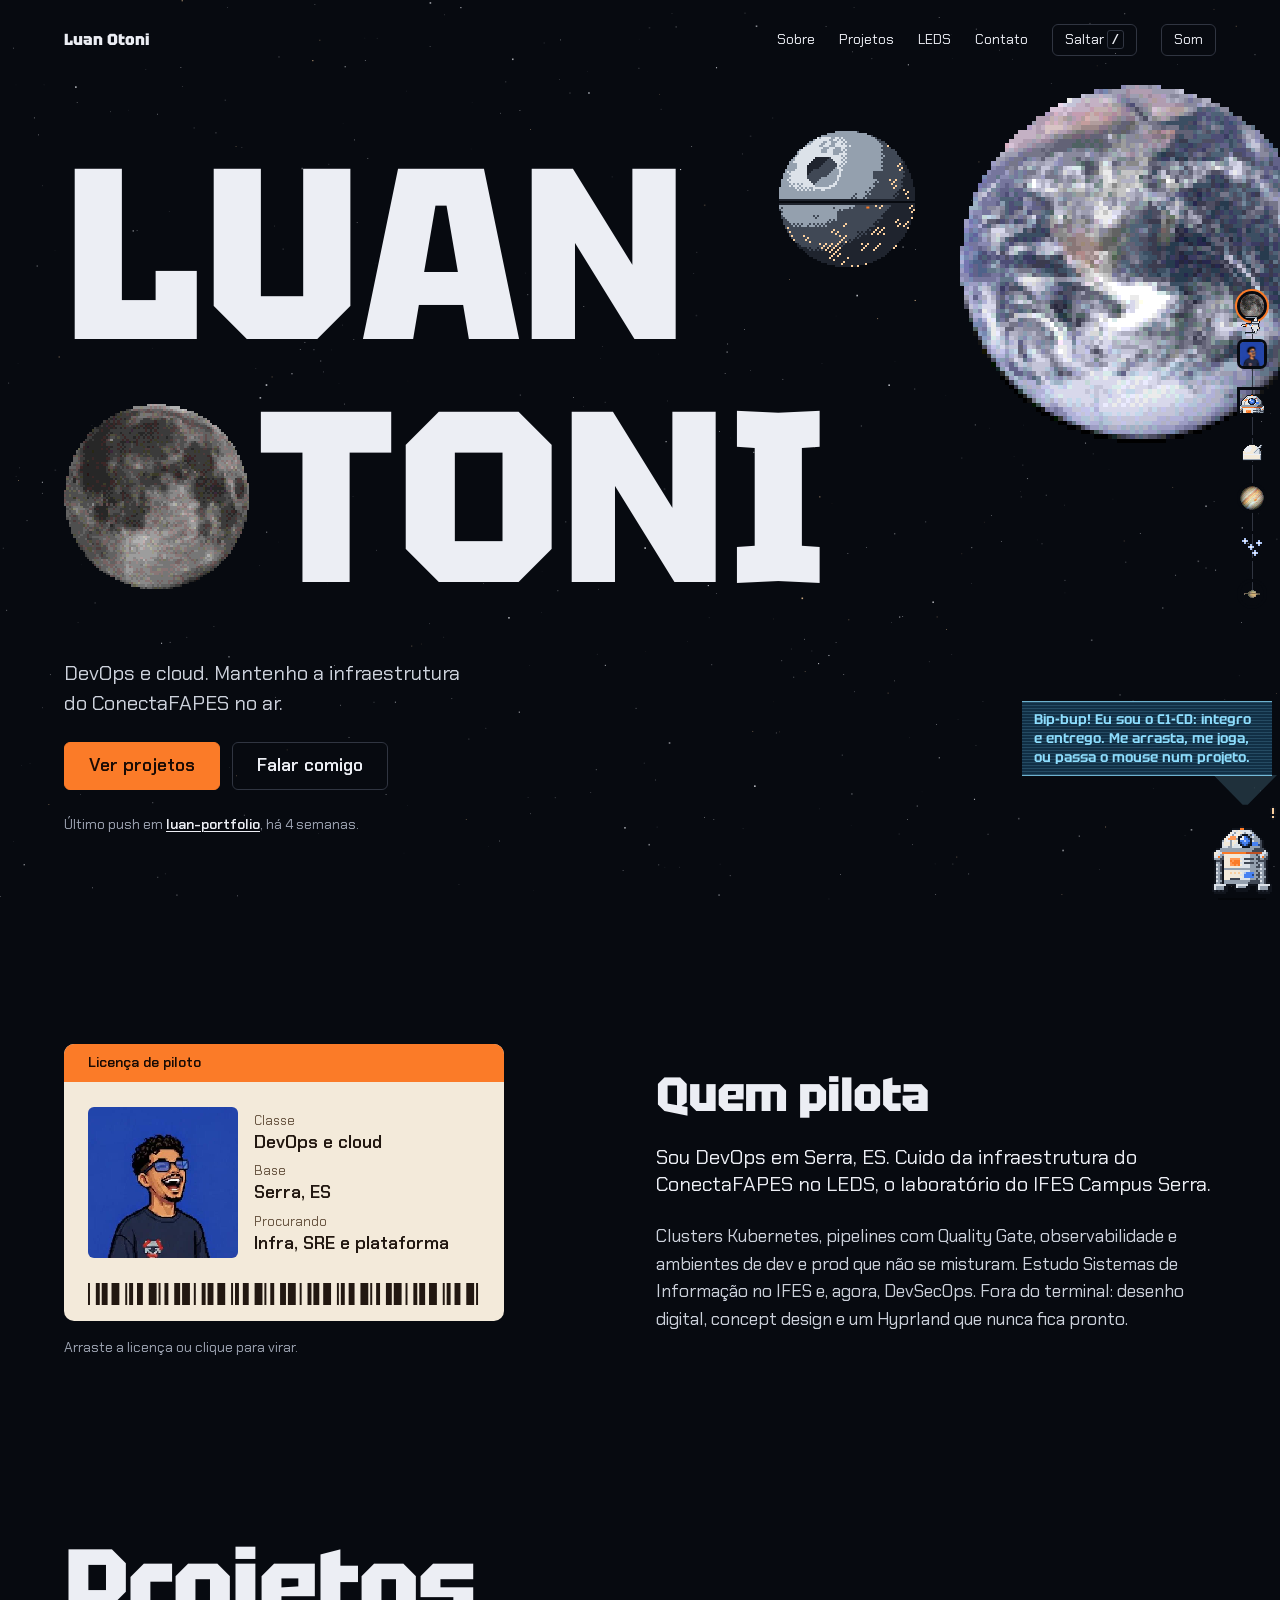
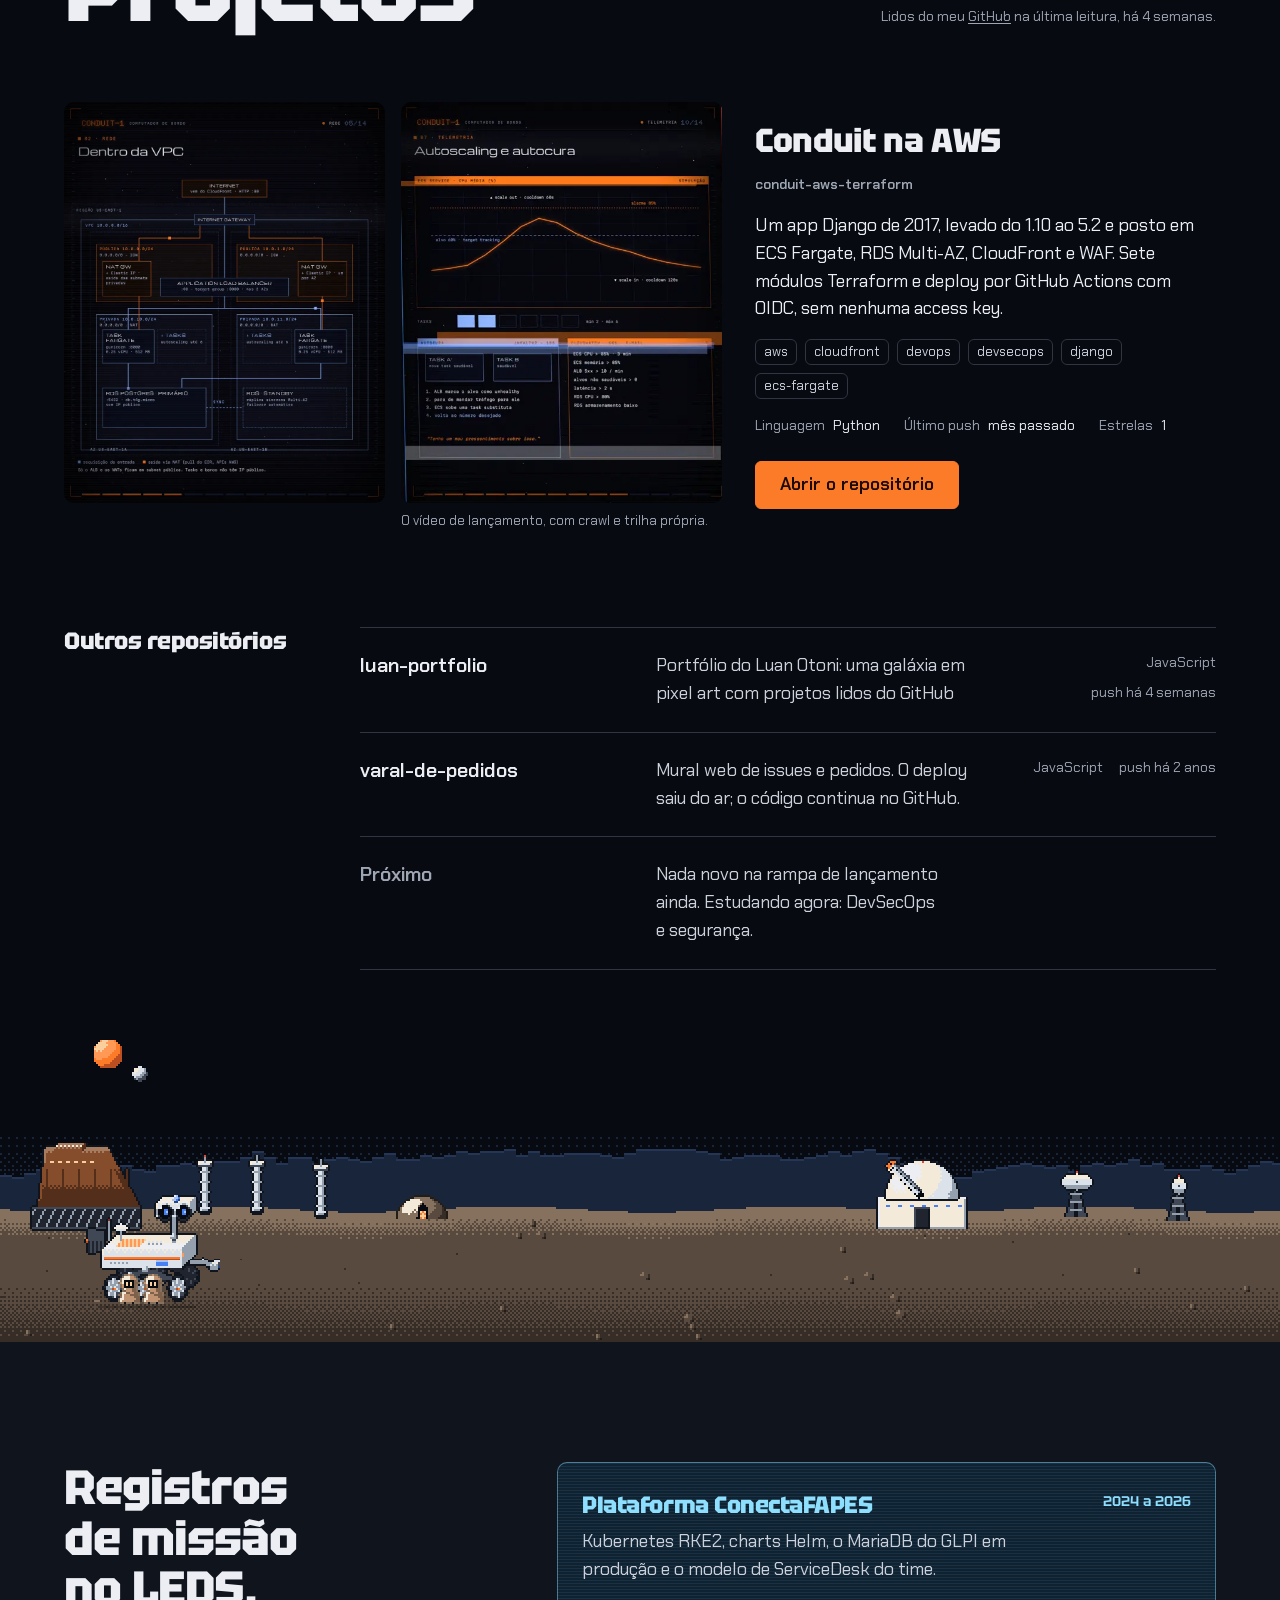
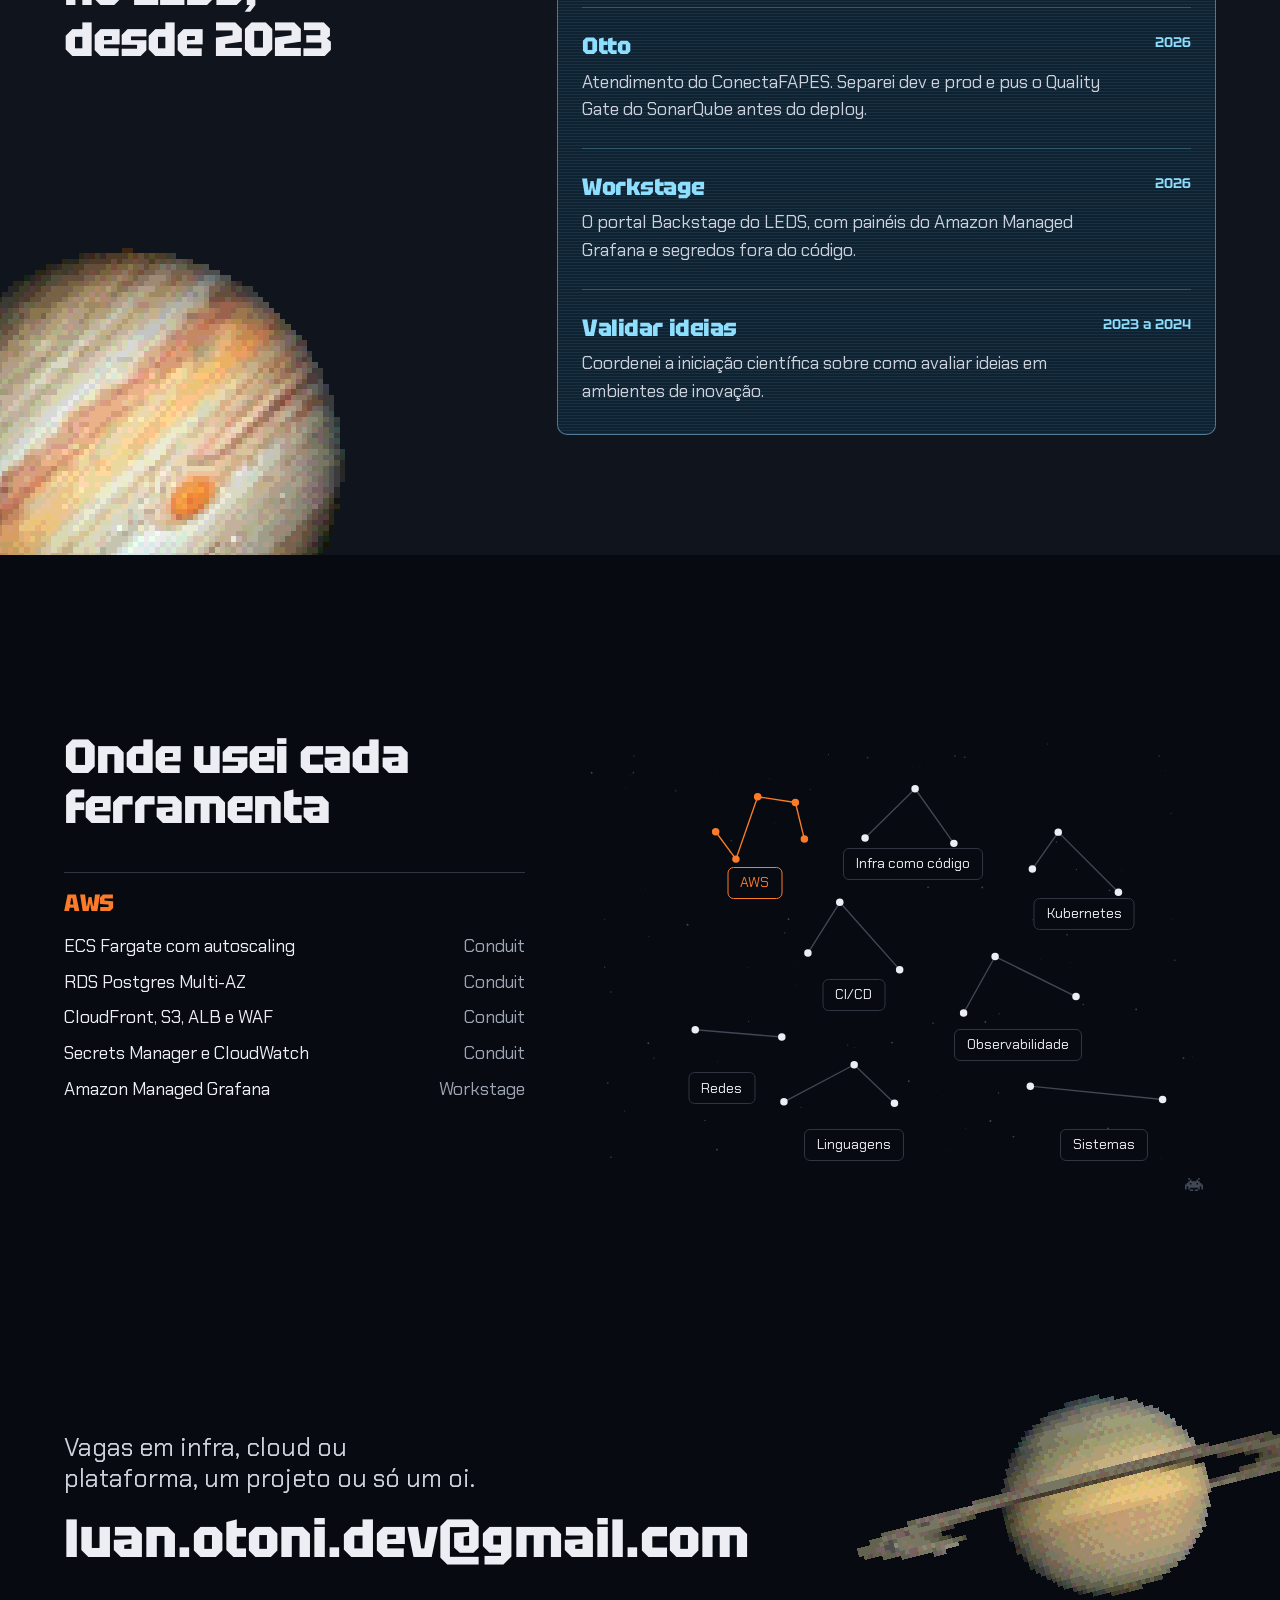
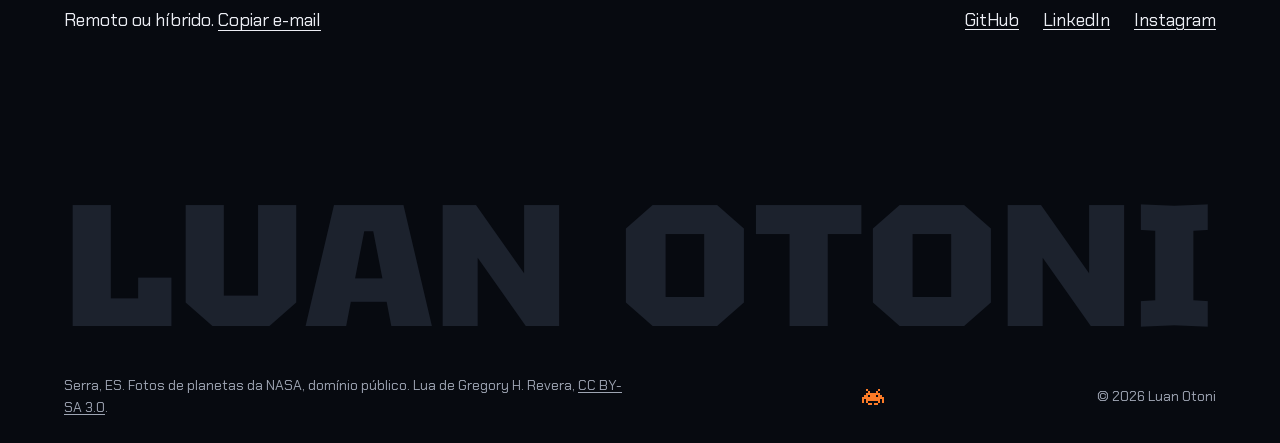
<file: index.html>
<!doctype html>
<html lang="pt-BR">
<head>
  <meta charset="utf-8">
  <meta name="viewport" content="width=device-width, initial-scale=1">
  <title>Luan Otoni, DevOps e cloud</title>
  <meta name="description" content="Portfólio de Luan Otoni: DevOps e infraestrutura cloud em Serra, ES. Projetos lidos ao vivo do GitHub, trabalho no LEDS e contato.">
  <meta name="theme-color" content="#0b0d13">
  <meta property="og:title" content="Luan Otoni, DevOps e cloud">
  <meta property="og:description" content="Kubernetes no LEDS, Terraform na AWS e projetos lidos direto do GitHub.">
  <meta property="og:image" content="assets/web/moon-disc.webp">
  <link rel="icon" href="assets/web/moon-disc.webp" type="image/webp">
  <link rel="preload" href="assets/fonts/tektur-400-900.woff2" as="font" type="font/woff2" crossorigin>
  <link rel="preload" href="assets/fonts/chakra-petch-400.woff2" as="font" type="font/woff2" crossorigin>
  <link rel="stylesheet" href="css/site.css">
  <script>document.documentElement.classList.add('js')</script>
</head>
<body>
  <svg width="0" height="0" style="position:absolute" aria-hidden="true" focusable="false"><defs>
    <symbol id="ship" viewBox="-34 -15 66 30">
      <path class="ship-flame" d="M-21 -1.4 L-33 0 L-21 1.4 Z"/>
      <path class="hull-m" d="M3 -3 L-11 -14 L-16 -13 L-10 -2.5 Z M3 3 L-11 14 L-16 13 L-10 2.5 Z"/>
      <path class="hull-l" d="M30 0 L6 -4.2 L-17 -3.4 L-21 0 L-17 3.4 L6 4.2 Z"/>
      <path class="hull-d" d="M30 0 L6 1.2 L-17 1.4 L-21 0 L-17 3.4 L6 4.2 Z"/>
      <path class="ship-stripe" d="M-15 -0.5 H18 V0.5 H-15 Z"/>
      <ellipse class="glass" cx="11" cy="0" rx="5" ry="1.9"/>
    </symbol>
    <symbol id="invader" viewBox="0 0 11 8"><path fill="currentColor" d="M2 0h1v1h-1zM8 0h1v1h-1zM3 1h1v1h-1zM7 1h1v1h-1zM2 2h7v1h-7zM1 3h2v1h-2zM4 3h3v1h-3zM8 3h2v1h-2zM0 4h11v1h-11zM0 5h1v1h-1zM2 5h7v1h-7zM10 5h1v1h-1zM0 6h1v1h-1zM2 6h1v1h-1zM8 6h1v1h-1zM10 6h1v1h-1zM3 7h2v1h-2zM6 7h2v1h-2z"/></symbol>
  </defs></svg>
  <a class="skip" href="#conteudo">Pular para o conteúdo</a>
  <canvas class="sky" id="sky" aria-hidden="true"></canvas>

  <nav class="route" id="route" aria-label="Rota da página">
    <ol>
      <li><a href="#topo" data-warp><img src="assets/web/moon-disc.webp" width="600" height="599" alt=""><span>Início</span></a></li>
      <li><a href="#sobre" data-warp><img src="assets/web/luan-avatar.webp" width="396" height="396" alt=""><span>Sobre</span></a></li>
      <li><a href="#projetos" data-warp><canvas class="route-ic" data-ic="droid" aria-hidden="true"></canvas><span>Projetos</span></a></li>
      <li><a href="#observatorio" data-warp><canvas class="route-ic" data-ic="scope" aria-hidden="true"></canvas><span>Observatório</span></a></li>
      <li><a href="#leds" data-warp><img src="assets/web/jupiter.webp" width="640" height="640" alt=""><span>LEDS</span></a></li>
      <li><a href="#ferramentas" data-warp><canvas class="route-ic" data-ic="stars" aria-hidden="true"></canvas><span>Ferramentas</span></a></li>
      <li><a href="#contato" data-warp><img class="saturn" src="assets/web/saturn.webp" width="1400" height="678" alt=""><span>Contato</span></a></li>
    </ol>
    <canvas class="route-ship" id="route-ship" aria-hidden="true"></canvas>
  </nav>

  <header class="hero" id="topo">
    <nav class="bar container" aria-label="Principal">
      <a class="mark" href="#topo" data-warp>Luan Otoni</a>
      <ul>
        <li><a href="#sobre" data-warp>Sobre</a></li>
        <li><a href="#projetos" data-warp>Projetos</a></li>
        <li><a href="#leds" data-warp>LEDS</a></li>
        <li><a href="#contato" data-warp>Contato</a></li>
        <li><button type="button" class="sfx" id="navi-open" aria-haspopup="dialog">Saltar <kbd>/</kbd></button></li>
        <li><button type="button" class="sfx" id="sfx" aria-pressed="false">Som</button></li>
      </ul>
    </nav>

    <img class="planet p-hero" src="assets/web/earth.webp" width="640" height="640" alt="" aria-hidden="true" data-depth="0.18">

    <div class="hero-in container">
      <h1 class="name">
        <span class="visually-hidden">Luan Otoni</span>
        <span class="row" aria-hidden="true"><span class="paint" style="--i:0">Luan</span></span>
        <span class="row" aria-hidden="true"><img class="moon" id="moon" src="assets/web/moon-disc.webp" width="600" height="599" alt="" fetchpriority="high"><span class="paint" style="--i:1">toni</span></span>
      </h1>
      <div class="hero-foot">
        <p class="lead">DevOps e cloud. Mantenho a infraestrutura do ConectaFAPES no ar.</p>
        <div class="actions">
          <a class="button" href="#projetos" data-warp>Ver projetos</a>
          <a class="button quiet" href="#contato" data-warp>Falar comigo</a>
        </div>
        <p class="pulse" id="pulse" role="status">Último push em <a href="https://github.com/luanotoni/luan-portfolio" target="_blank" rel="noopener">luan-portfolio</a>, 2026-11-06.</p>
      </div>
    </div>

  </header>

  <main id="conteudo">
    <section class="about" id="sobre" aria-labelledby="sobre-h">
      <div class="container about-in">
        <div class="license-wrap">
          <div class="license" id="license" tabindex="0" role="button" aria-pressed="false" aria-label="Licença de piloto. Arraste ou clique para virar">
            <div class="face front">
              <p class="lic-top">Licença de piloto</p>
              <div class="lic-body">
                <img src="assets/web/luan-avatar.webp" width="396" height="396" alt="Retrato do Luan em pixel art, de óculos azuis, rindo" loading="lazy">
                <dl>
                  <div><dt>Classe</dt><dd>DevOps e cloud</dd></div>
                  <div><dt>Base</dt><dd>Serra, ES</dd></div>
                  <div><dt>Procurando</dt><dd>Infra, SRE e plataforma</dd></div>
                </dl>
              </div>
              <svg class="lic-code" viewBox="0 0 200 24" preserveAspectRatio="none" aria-hidden="true"><g id="barcode"></g></svg>
            </div>
            <div class="face back">
              <p class="lic-top">Verso</p>
              <dl class="lic-back">
                <div><dt>Formação</dt><dd>Técnico em Informática para Internet, IFES. Sistemas de Informação, IFES, desde 2025.</dd></div>
                <div><dt>Estudando</dt><dd>DevSecOps e segurança.</dd></div>
              </dl>
            </div>
          </div>
          <p class="hint">Arraste a licença ou clique para virar.</p>
        </div>
        <div class="about-text">
          <h2 id="sobre-h">Quem pilota</h2>
          <p class="statement">Sou DevOps em Serra, ES. Cuido da infraestrutura do ConectaFAPES no LEDS, o laboratório do IFES Campus Serra.</p>
          <p>Clusters Kubernetes, pipelines com Quality Gate, observabilidade e ambientes de dev e prod que não se misturam. Estudo Sistemas de Informação no IFES e, agora, DevSecOps. Fora do terminal: desenho digital, concept design e um Hyprland que nunca fica pronto.</p>
        </div>
      </div>
    </section>

    <section class="projects" id="projetos" aria-labelledby="projetos-h">
      <div class="container">
        <div class="sec-head">
          <h2 id="projetos-h">Projetos</h2>
          <p class="source">Lidos do meu <a href="https://github.com/luanotoni" target="_blank" rel="noopener">GitHub</a> <span id="gh-when">a cada visita</span>.</p>
        </div>
        <div id="repos" aria-live="polite">
          <ol class="repo-list">
          <li class="repo"><h3><a href="https://github.com/luanotoni/luan-portfolio" target="_blank" rel="noopener">luan-portfolio</a></h3><p>Portfólio do Luan Otoni: uma galáxia em pixel art com projetos lidos do GitHub</p><p class="repo-meta"><span>JavaScript</span><span>push em 2026-11-06</span></p></li>
          <li class="repo"><h3><a href="https://github.com/luanotoni/conduit-aws-terraform" target="_blank" rel="noopener">conduit-aws-terraform</a></h3><p>Legacy 2017 Django app modernized and deployed on AWS with Terraform: ECS Fargate, RDS, CloudFront, WAF, OIDC CI/CD, Trivy gates, OpenTelemetry tracing and a tested SLO alarm</p><p class="repo-meta"><span>Python</span><span>push em 2026-10-30</span></p></li>
          <li class="repo"><h3><a href="https://github.com/luanotoni/varal-de-pedidos" target="_blank" rel="noopener">varal-de-pedidos</a></h3><p>Projeto do Varal de Issues e Pedidos Web.</p><p class="repo-meta"><span>JavaScript</span><span>push em 2025-04-07</span></p></li>
          </ol>
        </div>
      </div>
      <div class="obs" id="observatorio" role="group" aria-label="Observatório: clique no telescópio, nas antenas ou no chão">
        <canvas id="obs-canvas" aria-hidden="true"></canvas>
        <p class="bot-say rover-say" id="rover-say" role="status"></p>
        <p class="bot-say obs-say" id="obs-say" role="status"></p>
        <button type="button" class="rover-hit" id="rover-hit" aria-label="Rover. Clique para ele fazer uma varredura"></button>
        <button type="button" class="scope-hit" id="scope-hit" aria-label="Telescópio. Clique para olhar pela ocular"></button>
      </div>
    </section>

    <section class="work" id="leds" aria-labelledby="leds-h">
      <img class="planet p-leds" src="assets/web/jupiter.webp" width="640" height="640" alt="" aria-hidden="true" loading="lazy" data-depth="0.12">
      <div class="container work-in">
        <h2 id="leds-h">Registros de missão no LEDS, desde 2023</h2>
        <ol class="work-list log">
          <li>
            <h3>Plataforma ConectaFAPES</h3>
            <p>Kubernetes RKE2, charts Helm, o MariaDB do GLPI em produção e o modelo de ServiceDesk do time.</p>
            <p class="when">2024 a 2026</p>
          </li>
          <li>
            <h3>Otto</h3>
            <p>Atendimento do ConectaFAPES. Separei dev e prod e pus o Quality Gate do SonarQube antes do deploy.</p>
            <p class="when">2026</p>
          </li>
          <li>
            <h3>Workstage</h3>
            <p>O portal Backstage do LEDS, com painéis do Amazon Managed Grafana e segredos fora do código.</p>
            <p class="when">2026</p>
          </li>
          <li>
            <h3>Validar ideias</h3>
            <p>Coordenei a iniciação científica sobre como avaliar ideias em ambientes de inovação.</p>
            <p class="when">2023 a 2024</p>
          </li>
        </ol>
      </div>
    </section>

    <section class="tools" id="ferramentas" aria-labelledby="tools-h">
      <div class="container tools-in">
        <div class="tools-text">
          <h2 id="tools-h">Onde usei cada ferramenta</h2>
          <div class="const-panel" id="const-panel" aria-live="polite">
            <p>Escolha uma constelação no mapa.</p>
          </div>
        </div>
        <div class="sky-map" id="sky-map"></div>
      </div>
    </section>

    <section class="contact" id="contato" aria-labelledby="contato-h">
      <img class="planet saturn p-contact" src="assets/web/saturn.webp" width="1400" height="678" alt="" aria-hidden="true" loading="lazy" data-depth="0.16">
      <div class="container contact-in">
        <h2 id="contato-h">Vagas em infra, cloud ou plataforma, um projeto ou só um oi.</h2>
        <a class="mail" href="mailto:luan.otoni.dev@gmail.com?subject=Oi%20Luan">luan.otoni.dev<span class="at">@gmail.com</span></a>
        <div class="contact-foot">
          <p>Remoto ou híbrido. <button type="button" class="copy" id="copy" data-mail="luan.otoni.dev@gmail.com">Copiar e-mail</button></p>
          <ul>
            <li><a href="https://github.com/luanotoni" target="_blank" rel="noopener">GitHub</a></li>
            <li><a href="https://www.linkedin.com/in/luan-otoni-de-oliveira-2b12a12ab/" target="_blank" rel="noopener">LinkedIn</a></li>
            <li><a href="https://www.instagram.com/luanotoni96/" target="_blank" rel="noopener">Instagram</a></li>
          </ul>
        </div>
      </div>
    </section>
  </main>

  <footer class="foot container">
    <svg class="wordmark" viewBox="0 0 1000 150" role="img" aria-label="Luan Otoni"><text x="0" y="128" textLength="1000" lengthAdjust="spacingAndGlyphs">LUAN OTONI</text></svg>
    <div class="legal">
      <p>Serra, ES. Fotos de planetas da NASA, domínio público. Lua de Gregory H. Revera, <a href="https://commons.wikimedia.org/wiki/File:FullMoon2010.jpg" target="_blank" rel="noopener">CC BY-SA 3.0</a>.</p>
      <a class="egg" href="jogo.html" id="egg" aria-label="Um invasor escondido. Siga para o jogo secreto"><svg viewBox="0 0 11 8" aria-hidden="true"><use href="#invader"/></svg></a>
      <p>© 2026 Luan Otoni</p>
    </div>
  </footer>

  <dialog class="navi" id="navi" aria-labelledby="navi-h">
    <form method="dialog" class="navi-in">
      <h2 id="navi-h">Pra onde saltamos?</h2>
      <label class="visually-hidden" for="navi-q">Destino</label>
      <input id="navi-q" type="text" placeholder="Projetos, LEDS, contato..." autocomplete="off" role="combobox" aria-controls="navi-list" aria-expanded="true">
      <ul id="navi-list" role="listbox" aria-label="Destinos"></ul>
      <p class="navi-hint">Setas escolhem, Enter salta, Esc fecha.</p>
    </form>
  </dialog>

  <p class="bot-say droid-say" id="droid-say" role="status"></p>
  <button type="button" class="droid-hit" id="droid-hit" aria-label="C1-CD, o droid do site. Clique para ele pular, arraste e solte em cima de um projeto, setas para andar"></button>

  <script src="js/site.js" defer></script>
  <script src="js/pixel.js" defer></script>
  <script src="js/caos.js" defer></script>
  <script src="js/estacao.js" defer></script>
  <script src="js/tropa.js" defer></script>
</body>
</html>
</file>
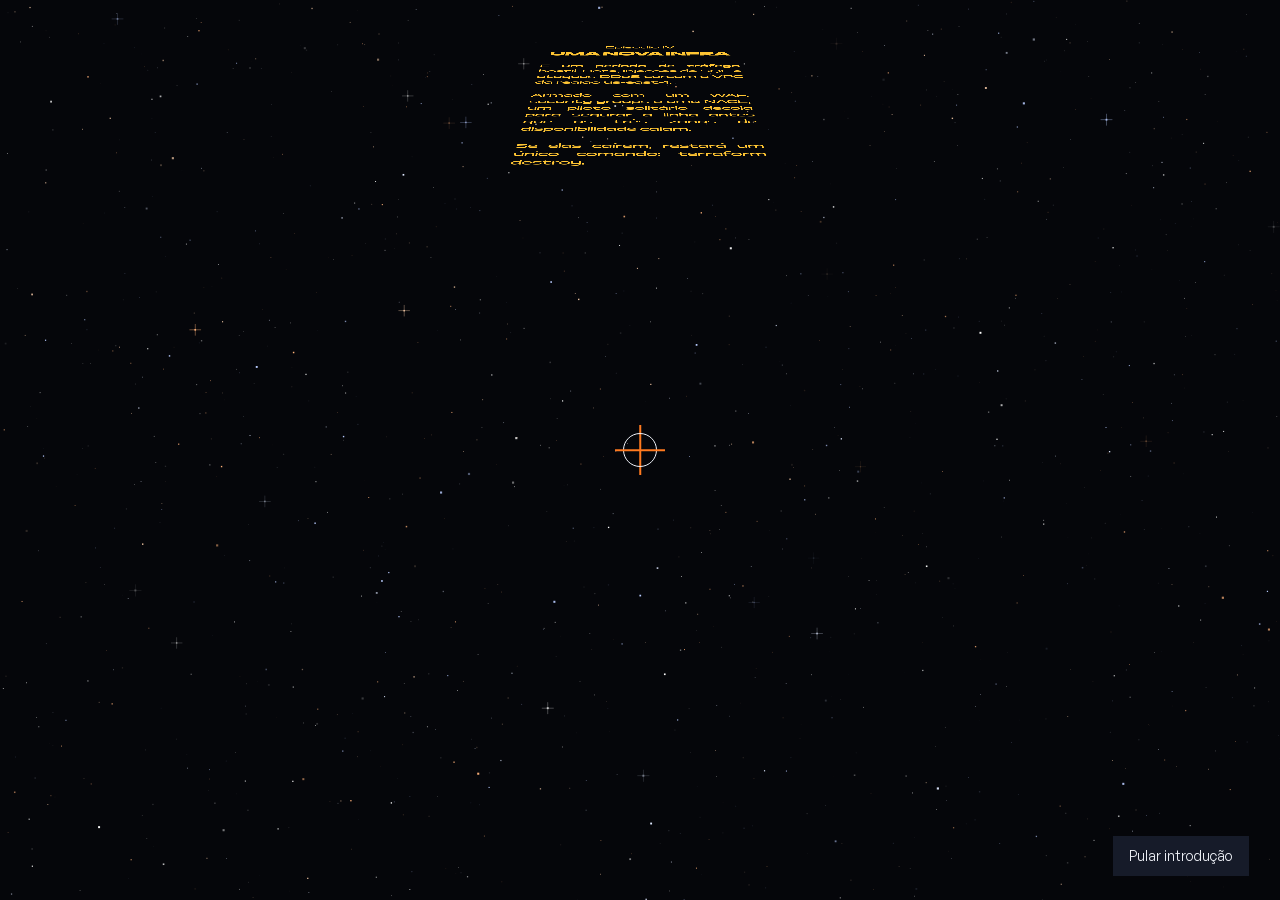
<file: jogo.html>
<!doctype html>
<html lang="pt-BR">
<head>
  <meta charset="utf-8">
  <meta name="viewport" content="width=device-width, initial-scale=1">
  <title>Defesa da VPC</title>
  <meta name="description" content="O jogo escondido no portfólio de Luan Otoni: defenda a us-east-1.">
  <meta name="robots" content="noindex">
  <meta name="theme-color" content="#05060a">
  <link rel="icon" href="assets/web/moon-disc.webp" type="image/webp">
  <link rel="stylesheet" href="css/jogo-base.css">
  <link rel="stylesheet" href="css/game.css">
  <script>document.documentElement.classList.add('js')</script>
</head>
<body class="arcade">
  <canvas class="sky" id="sky" aria-hidden="true"></canvas>
  <div class="reticle" id="reticle" aria-hidden="true"><span></span></div>

  <section class="crawl" id="crawl" aria-label="Introdução">
    <p class="far">Há muito tempo, numa região muito, muito distante…</p>
    <h1 class="logo"><span>Defesa</span><span>da VPC</span></h1>
    <div class="crawl-view">
      <div class="crawl-text">
        <p class="ep">Episódio IV</p>
        <p class="ep-title">Uma nova infra</p>
        <p>É um período de tráfego hostil. Bots, injeções de SQL e ataques DDoS cercam a VPC da região us-east-1.</p>
        <p>Armado com um WAF, security groups e uma NACL, um piloto solitário decola para segurar a linha antes que as três zonas de disponibilidade caiam.</p>
        <p>Se elas caírem, restará um único comando: terraform destroy.</p>
      </div>
    </div>
    <button type="button" class="skip-crawl" id="skip">Pular introdução</button>
  </section>

  <main class="arcade-main" id="arcade" hidden>
    <a class="back" href="index.html">← Voltar ao portfólio</a>
    <div class="cabinet" data-ui>
      <div class="screen" id="screen" tabindex="0" aria-label="Jogo Defesa da VPC">
        <canvas id="game" width="320" height="240">O jogo precisa de JavaScript.</canvas>
        <button class="button start" id="start" type="button">Começar</button>
      </div>
      <div class="pad" aria-label="Controles de toque">
        <button type="button" data-key="left" aria-label="Mover para a esquerda">◀</button>
        <button type="button" data-key="right" aria-label="Mover para a direita">▶</button>
        <button type="button" class="fire" data-key="fire">Fogo</button>
      </div>
      <div class="under">
        <span id="best">Recorde neste navegador: 0</span>
        <span class="keys"><kbd>←</kbd> <kbd>→</kbd> movem, <kbd>espaço</kbd> atira, <kbd>P</kbd> pausa</span>
        <button type="button" id="sound" aria-pressed="false">Som desligado</button>
      </div>
    </div>
    <ul class="legend" aria-label="Pontos por invasor">
      <li><canvas width="12" height="8" data-sprite="ddos" aria-hidden="true"></canvas><span>DDoS</span><span class="pts">30</span></li>
      <li><canvas width="12" height="8" data-sprite="sqli" aria-hidden="true"></canvas><span>SQL injection</span><span class="pts">20</span></li>
      <li><canvas width="12" height="8" data-sprite="bot" aria-hidden="true"></canvas><span>Bot</span><span class="pts">10</span></li>
      <li><canvas width="16" height="7" data-sprite="ufo" aria-hidden="true"></canvas><span>Zero-day</span><span class="pts">?</span></li>
    </ul>
  </main>

  <script src="js/jogo-ceu.js" defer></script>
  <script src="js/game.js" defer></script>
  <script>
    (() => {
      const crawl = document.getElementById('crawl'), arcade = document.getElementById('arcade');
      let done = false;
      const finish = () => {
        if (done) return; done = true;
        crawl.hidden = true; arcade.hidden = false;
        document.getElementById('screen').focus({ preventScroll: true });
      };
      document.getElementById('skip').addEventListener('click', finish);
      addEventListener('keydown', (e) => { if (!done && ['Enter', 'Escape', 'Space'].includes(e.code)) { e.preventDefault(); e.stopImmediatePropagation(); finish(); } });
      crawl.addEventListener('click', (e) => { if (e.target === crawl) finish(); });
      if (matchMedia('(prefers-reduced-motion: reduce)').matches) finish(); else setTimeout(finish, 30000);
    })();
  </script>
</body>
</html>
</file>
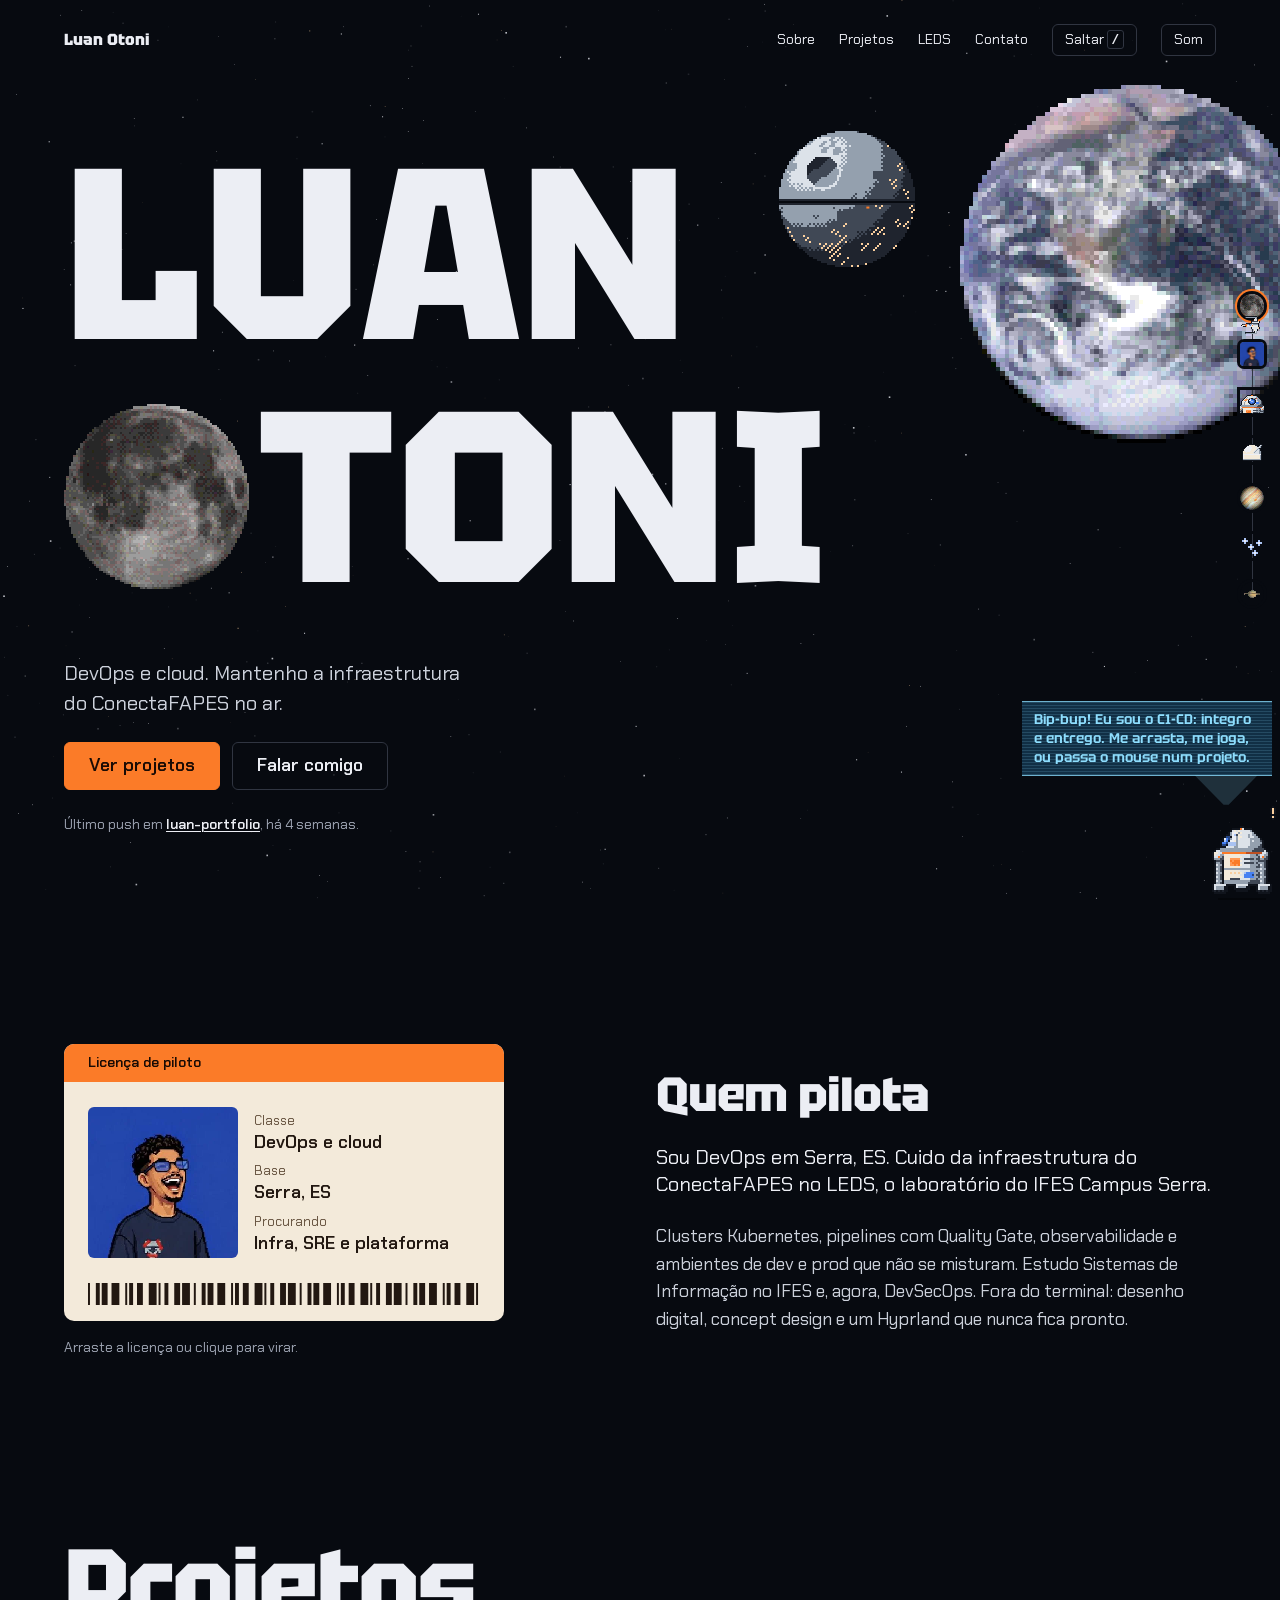
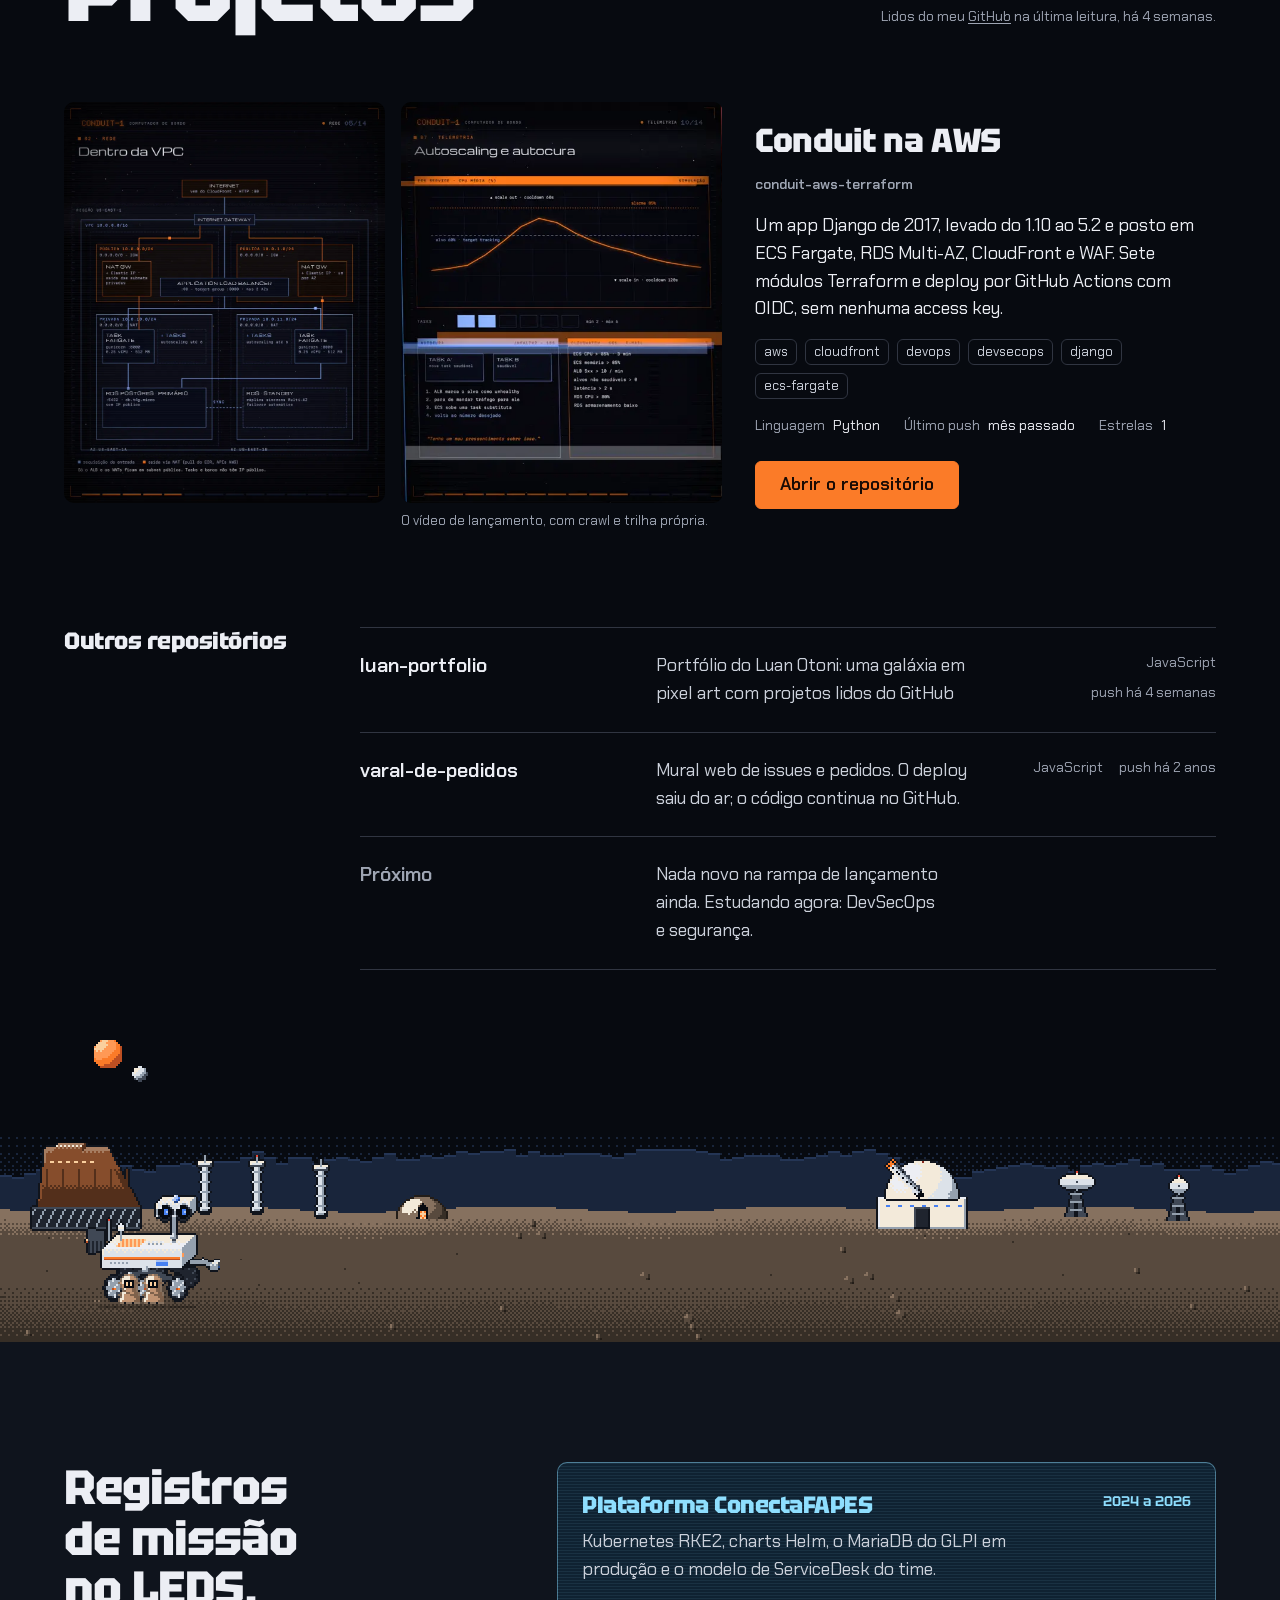
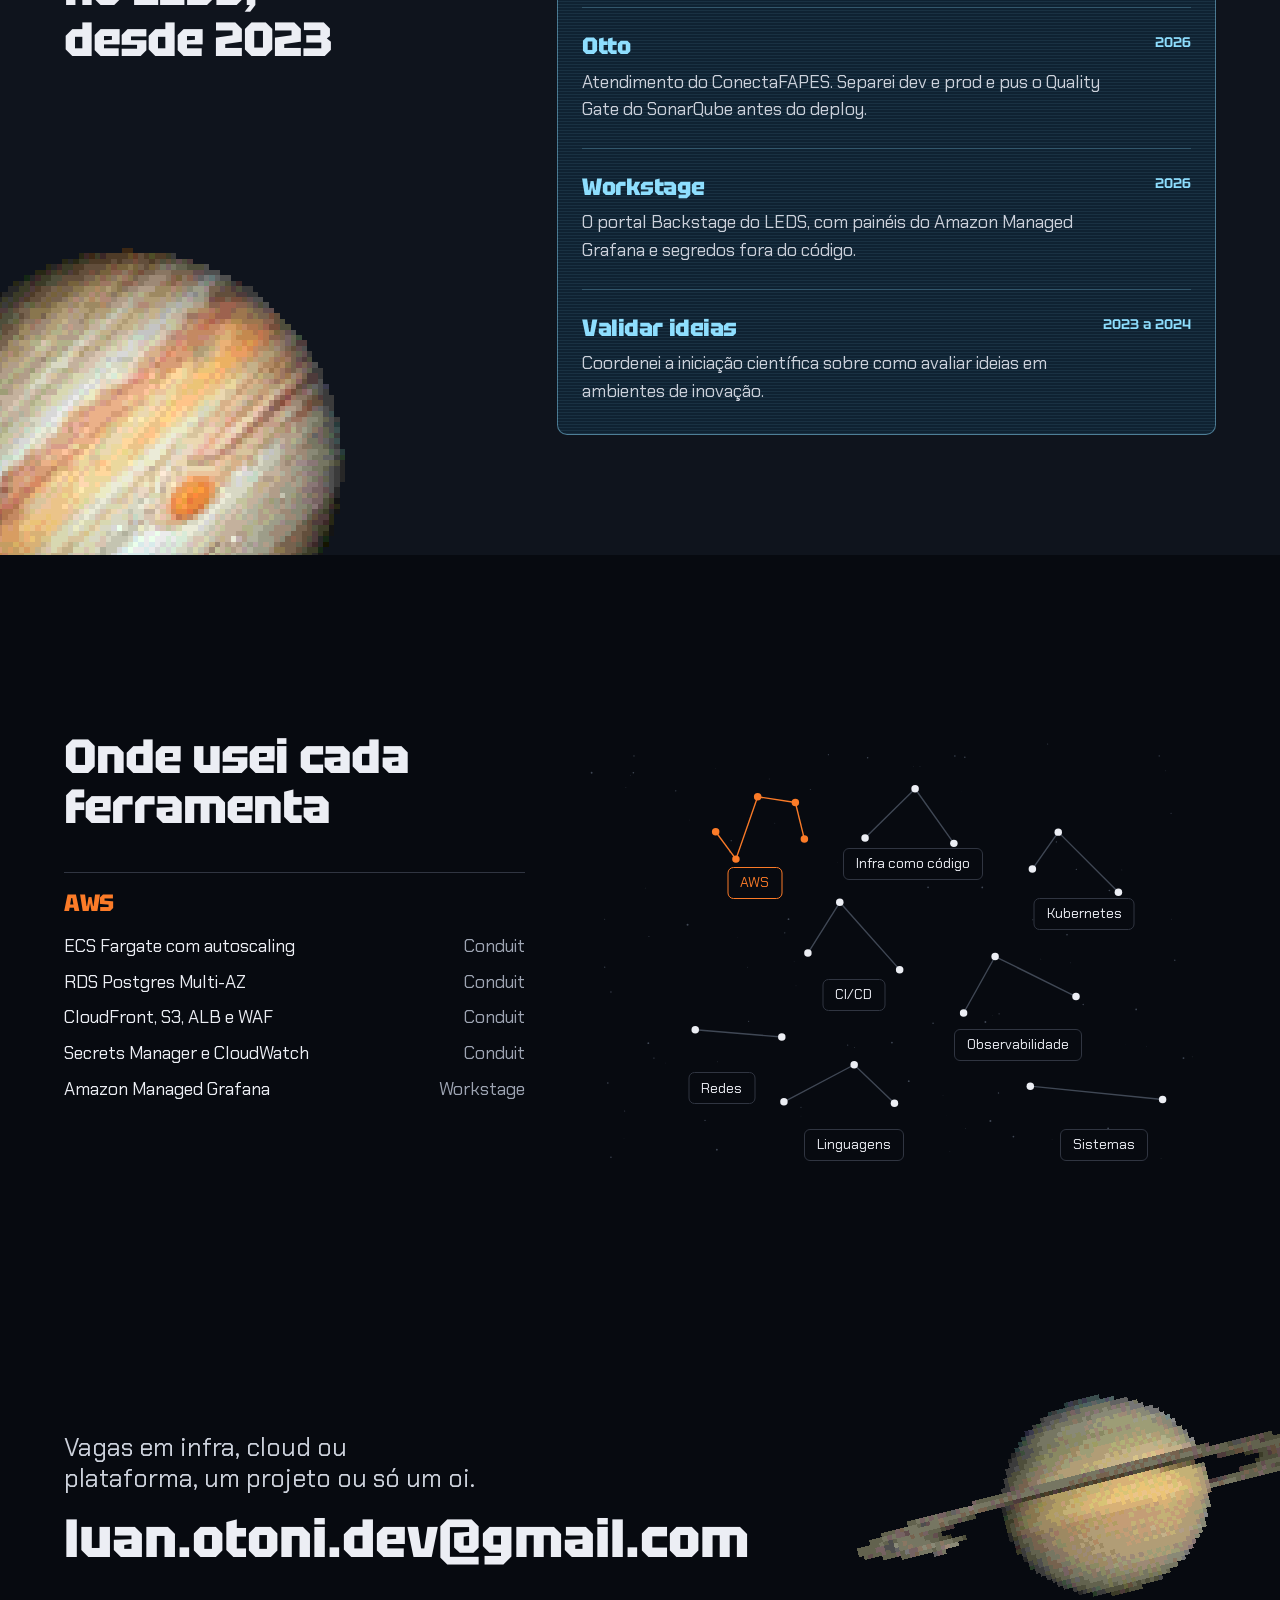
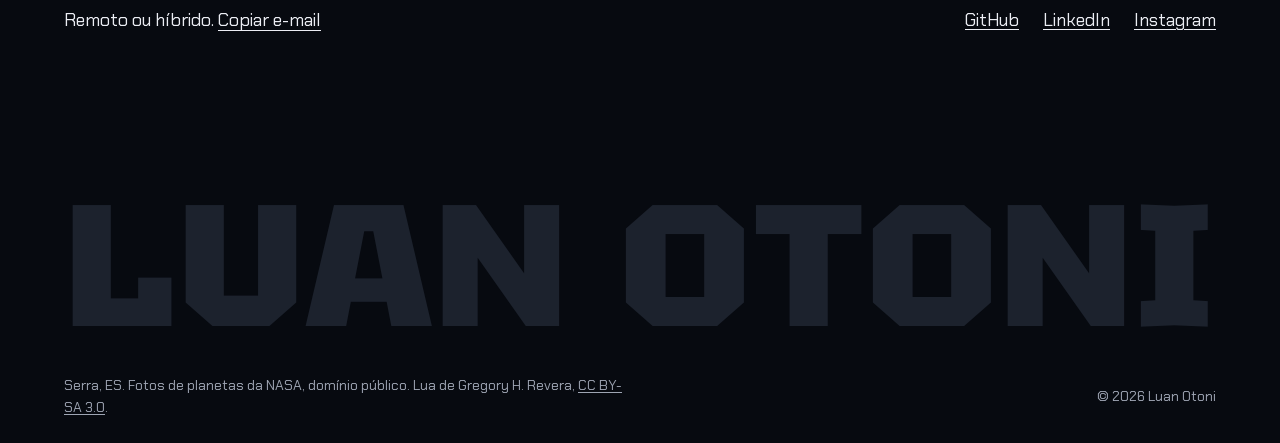
<file: src.html>
<!doctype html>
<html lang="pt-BR">
<head>
  <meta charset="utf-8">
  <meta name="viewport" content="width=device-width, initial-scale=1">
  <title>Luan Otoni, DevOps e cloud</title>
  <meta name="description" content="Portfólio de Luan Otoni: DevOps e infraestrutura cloud em Serra, ES. Projetos lidos ao vivo do GitHub, trabalho no LEDS e contato.">
  <meta name="theme-color" content="#0b0d13">
  <meta property="og:title" content="Luan Otoni, DevOps e cloud">
  <meta property="og:description" content="Kubernetes no LEDS, Terraform na AWS e projetos lidos direto do GitHub.">
  <meta property="og:image" content="assets/web/moon-disc.webp">
  <link rel="icon" href="assets/web/moon-disc.webp" type="image/webp">
  <link rel="preload" href="assets/fonts/tektur-400-900.woff2" as="font" type="font/woff2" crossorigin>
  <link rel="preload" href="assets/fonts/chakra-petch-400.woff2" as="font" type="font/woff2" crossorigin>
  <link rel="stylesheet" href="css/site.css">
  <script>document.documentElement.classList.add('js')</script>
</head>
<body>
<!--SHIPS-->
  <a class="skip" href="#conteudo">Pular para o conteúdo</a>
  <canvas class="sky" id="sky" aria-hidden="true"></canvas>

  <nav class="route" id="route" aria-label="Rota da página">
    <ol>
      <li><a href="#topo" data-warp><img src="assets/web/moon-disc.webp" width="600" height="599" alt=""><span>Início</span></a></li>
      <li><a href="#sobre" data-warp><img src="assets/web/luan-avatar.webp" width="396" height="396" alt=""><span>Sobre</span></a></li>
      <li><a href="#projetos" data-warp><canvas class="route-ic" data-ic="droid" aria-hidden="true"></canvas><span>Projetos</span></a></li>
      <li><a href="#observatorio" data-warp><canvas class="route-ic" data-ic="scope" aria-hidden="true"></canvas><span>Observatório</span></a></li>
      <li><a href="#leds" data-warp><img src="assets/web/jupiter.webp" width="640" height="640" alt=""><span>LEDS</span></a></li>
      <li><a href="#ferramentas" data-warp><canvas class="route-ic" data-ic="stars" aria-hidden="true"></canvas><span>Ferramentas</span></a></li>
      <li><a href="#contato" data-warp><img class="saturn" src="assets/web/saturn.webp" width="1400" height="678" alt=""><span>Contato</span></a></li>
    </ol>
    <canvas class="route-ship" id="route-ship" aria-hidden="true"></canvas>
  </nav>

  <header class="hero" id="topo">
    <nav class="bar container" aria-label="Principal">
      <a class="mark" href="#topo" data-warp>Luan Otoni</a>
      <ul>
        <li><a href="#sobre" data-warp>Sobre</a></li>
        <li><a href="#projetos" data-warp>Projetos</a></li>
        <li><a href="#leds" data-warp>LEDS</a></li>
        <li><a href="#contato" data-warp>Contato</a></li>
        <li><button type="button" class="sfx" id="navi-open" aria-haspopup="dialog">Saltar <kbd>/</kbd></button></li>
        <li><button type="button" class="sfx" id="sfx" aria-pressed="false">Som</button></li>
      </ul>
    </nav>

    <img class="planet p-hero" src="assets/web/earth.webp" width="640" height="640" alt="" aria-hidden="true" data-depth="0.18">

    <div class="hero-in container">
      <h1 class="name">
        <span class="visually-hidden">Luan Otoni</span>
        <span class="row" aria-hidden="true"><span class="paint" style="--i:0">Luan</span></span>
        <span class="row" aria-hidden="true"><img class="moon" id="moon" src="assets/web/moon-disc.webp" width="600" height="599" alt="" fetchpriority="high"><span class="paint" style="--i:1">toni</span></span>
      </h1>
      <div class="hero-foot">
        <p class="lead">DevOps e cloud. Mantenho a infraestrutura do ConectaFAPES no ar.</p>
        <div class="actions">
          <a class="button" href="#projetos" data-warp>Ver projetos</a>
          <a class="button quiet" href="#contato" data-warp>Falar comigo</a>
        </div>
        <p class="pulse" id="pulse" role="status"><!--PULSE--></p>
      </div>
    </div>

  </header>

  <main id="conteudo">
    <section class="about" id="sobre" aria-labelledby="sobre-h">
      <div class="container about-in">
        <div class="license-wrap">
          <div class="license" id="license" tabindex="0" role="button" aria-pressed="false" aria-label="Licença de piloto. Arraste ou clique para virar">
            <div class="face front">
              <p class="lic-top">Licença de piloto</p>
              <div class="lic-body">
                <img src="assets/web/luan-avatar.webp" width="396" height="396" alt="Retrato do Luan em pixel art, de óculos azuis, rindo" loading="lazy">
                <dl>
                  <div><dt>Classe</dt><dd>DevOps e cloud</dd></div>
                  <div><dt>Base</dt><dd>Serra, ES</dd></div>
                  <div><dt>Procurando</dt><dd>Infra, SRE e plataforma</dd></div>
                </dl>
              </div>
              <svg class="lic-code" viewBox="0 0 200 24" preserveAspectRatio="none" aria-hidden="true"><g id="barcode"></g></svg>
            </div>
            <div class="face back">
              <p class="lic-top">Verso</p>
              <dl class="lic-back">
                <div><dt>Formação</dt><dd>Técnico em Informática para Internet, IFES. Sistemas de Informação, IFES, desde 2025.</dd></div>
                <div><dt>Estudando</dt><dd>DevSecOps e segurança.</dd></div>
              </dl>
            </div>
          </div>
          <p class="hint">Arraste a licença ou clique para virar.</p>
        </div>
        <div class="about-text">
          <h2 id="sobre-h">Quem pilota</h2>
          <p class="statement">Sou DevOps em Serra, ES. Cuido da infraestrutura do ConectaFAPES no LEDS, o laboratório do IFES Campus Serra.</p>
          <p>Clusters Kubernetes, pipelines com Quality Gate, observabilidade e ambientes de dev e prod que não se misturam. Estudo Sistemas de Informação no IFES e, agora, DevSecOps. Fora do terminal: desenho digital, concept design e um Hyprland que nunca fica pronto.</p>
        </div>
      </div>
    </section>

    <section class="projects" id="projetos" aria-labelledby="projetos-h">
      <div class="container">
        <div class="sec-head">
          <h2 id="projetos-h">Projetos</h2>
          <p class="source">Lidos do meu <a href="https://github.com/luanotoni" target="_blank" rel="noopener">GitHub</a> <span id="gh-when">a cada visita</span>.</p>
        </div>
        <div id="repos" aria-live="polite">
<!--REPOS-->
        </div>
      </div>
      <div class="obs" id="observatorio" role="group" aria-label="Observatório: clique no telescópio, nas antenas ou no chão">
        <canvas id="obs-canvas" aria-hidden="true"></canvas>
        <p class="bot-say rover-say" id="rover-say" role="status"></p>
        <p class="bot-say obs-say" id="obs-say" role="status"></p>
        <button type="button" class="rover-hit" id="rover-hit" aria-label="Rover. Clique para ele fazer uma varredura"></button>
        <button type="button" class="scope-hit" id="scope-hit" aria-label="Telescópio. Clique para olhar pela ocular"></button>
      </div>
    </section>

    <section class="work" id="leds" aria-labelledby="leds-h">
      <img class="planet p-leds" src="assets/web/jupiter.webp" width="640" height="640" alt="" aria-hidden="true" loading="lazy" data-depth="0.12">
      <div class="container work-in">
        <h2 id="leds-h">Registros de missão no LEDS, desde 2023</h2>
        <ol class="work-list log">
          <li>
            <h3>Plataforma ConectaFAPES</h3>
            <p>Kubernetes RKE2, charts Helm, o MariaDB do GLPI em produção e o modelo de ServiceDesk do time.</p>
            <p class="when">2024 a 2026</p>
          </li>
          <li>
            <h3>Otto</h3>
            <p>Atendimento do ConectaFAPES. Separei dev e prod e pus o Quality Gate do SonarQube antes do deploy.</p>
            <p class="when">2026</p>
          </li>
          <li>
            <h3>Workstage</h3>
            <p>O portal Backstage do LEDS, com painéis do Amazon Managed Grafana e segredos fora do código.</p>
            <p class="when">2026</p>
          </li>
          <li>
            <h3>Validar ideias</h3>
            <p>Coordenei a iniciação científica sobre como avaliar ideias em ambientes de inovação.</p>
            <p class="when">2023 a 2024</p>
          </li>
        </ol>
      </div>
    </section>

    <section class="tools" id="ferramentas" aria-labelledby="tools-h">
      <div class="container tools-in">
        <div class="tools-text">
          <h2 id="tools-h">Onde usei cada ferramenta</h2>
          <div class="const-panel" id="const-panel" aria-live="polite">
            <p>Escolha uma constelação no mapa.</p>
          </div>
        </div>
        <div class="sky-map" id="sky-map"></div>
      </div>
    </section>

    <section class="contact" id="contato" aria-labelledby="contato-h">
      <img class="planet saturn p-contact" src="assets/web/saturn.webp" width="1400" height="678" alt="" aria-hidden="true" loading="lazy" data-depth="0.16">
      <div class="container contact-in">
        <h2 id="contato-h">Vagas em infra, cloud ou plataforma, um projeto ou só um oi.</h2>
        <a class="mail" href="mailto:luan.otoni.dev@gmail.com?subject=Oi%20Luan">luan.otoni.dev<span class="at">@gmail.com</span></a>
        <div class="contact-foot">
          <p>Remoto ou híbrido. <button type="button" class="copy" id="copy" data-mail="luan.otoni.dev@gmail.com">Copiar e-mail</button></p>
          <ul>
            <li><a href="https://github.com/luanotoni" target="_blank" rel="noopener">GitHub</a></li>
            <li><a href="https://www.linkedin.com/in/luan-otoni-de-oliveira-2b12a12ab/" target="_blank" rel="noopener">LinkedIn</a></li>
            <li><a href="https://www.instagram.com/luanotoni96/" target="_blank" rel="noopener">Instagram</a></li>
          </ul>
        </div>
      </div>
    </section>
  </main>

  <footer class="foot container">
    <svg class="wordmark" viewBox="0 0 1000 150" role="img" aria-label="Luan Otoni"><text x="0" y="128" textLength="1000" lengthAdjust="spacingAndGlyphs">LUAN OTONI</text></svg>
    <div class="legal">
      <p>Serra, ES. Fotos de planetas da NASA, domínio público. Lua de Gregory H. Revera, <a href="https://commons.wikimedia.org/wiki/File:FullMoon2010.jpg" target="_blank" rel="noopener">CC BY-SA 3.0</a>.</p>
      <a class="egg" href="jogo.html" id="egg" aria-label="Um invasor escondido. Siga para o jogo secreto"><svg viewBox="0 0 11 8" aria-hidden="true"><use href="#invader"/></svg></a>
      <p>© 2026 Luan Otoni</p>
    </div>
  </footer>

  <dialog class="navi" id="navi" aria-labelledby="navi-h">
    <form method="dialog" class="navi-in">
      <h2 id="navi-h">Pra onde saltamos?</h2>
      <label class="visually-hidden" for="navi-q">Destino</label>
      <input id="navi-q" type="text" placeholder="Projetos, LEDS, contato..." autocomplete="off" role="combobox" aria-controls="navi-list" aria-expanded="true">
      <ul id="navi-list" role="listbox" aria-label="Destinos"></ul>
      <p class="navi-hint">Setas escolhem, Enter salta, Esc fecha.</p>
    </form>
  </dialog>

  <p class="bot-say droid-say" id="droid-say" role="status"></p>
  <button type="button" class="droid-hit" id="droid-hit" aria-label="C1-CD, o droid do site. Clique para ele pular, arraste e solte em cima de um projeto, setas para andar"></button>

  <script src="js/site.js" defer></script>
  <script src="js/pixel.js" defer></script>
  <script src="js/caos.js" defer></script>
  <script src="js/estacao.js" defer></script>
  <script src="js/tropa.js" defer></script>
</body>
</html>
</file>
<file: css/site.css>
/* Hallmark · shape: custom, a level in a Star Wars-flavoured galaxy, outward from Earth and the Moon past a desert observatory to Jupiter and Saturn · genre: atmospheric · theme: brand · redesign: full
 * paper: oklch(14.5% 0.014 265) · accent: oklch(72% 0.18 48) · display: Tektur · body: Chakra Petch · hero: Ledge, the name at the left edge with a pixel Moon as its O and the Earth behind · nav: edge-aligned wordmark, four links and the sound toggle, plus the route rail · footer: the wordmark over one legal line · signature: the page is a level in a Star Wars-flavoured galaxy; the cursor is an X-wing-style starfighter, C1-CD walks and lands on the page's own elements and talks in holograms, the observatory strip has a telescope that tracks the ship, radio dishes that pull the last GitHub push, moisture vaporators and twin moons, and a jump dialog ("Saltar", or the / key) jumps between sections; the LEDS list is a mission log on a holo display; imperial fighters cross the page now and then and can be shot down, a wedge attacks Saturn by the contact; jawas try to steal the rover
 * axes: dark/techno-display/warm · posture: Restrained · contrast: pass · fold: pass · v2.0.0 */
/* Hallmark · pre-emit critique: P4 H4 E4 S5 R3 V5 · weakest: R, a cursor ship, a droid and a rover can crowd the reading; the droid walks only on what is on screen, idles most of the time, and the ship fires only on empty space */
/* Hallmark · waive 80 · C1-CD, the rover, the starfighter, the imperial fighters and wedge, the jawas, and the observatory strip are interactive pixel figures the owner asked for, each under 160px · C1-CD is the site's tamagotchi and the rover scans the project the pointer is on */
/* Hallmark · finish-review round 5: subagent · fix · 8 findings · 8 resolved (enemy fire no longer wrecks text on its own, craters heal after 20s at display resolution, troopers off the hero name, Saltar hides the Empire under reduced motion, automatic lines kept out of the live region, glyph spans unwrapped on restore, blaster and helmet readable, automatic flash at 0.25) · destruction stays visitor-triggered and self-restoring */
/* Hallmark · finish-review round 4: subagent · fix · 4 findings · 4 resolved (jawas readable, sandcrawler redrawn in rust, wedge bigger and facing Saturn, fighters routed through the emptiest band and aimed at headings) · kept the space-invader egg, the owner's door to the game */
/* Hallmark · finish-review round 3: subagent · fix · 4 findings · 4 resolved (droid re-placed on resize and spawn, greeting short and once per visit, Saltar placeholder, Sobre measure) · gate 58 left as a NOTE, not waivable */
/* Hallmark · finish-review round 2: subagent · fix · 6 findings · 6 resolved (hologram and droid kept off the hero copy, one hologram at a time, rover at droid scale and clear of the dome with the beam cut at the strip, stamp updated, Mars out of the eyepiece) · suggestions taken: star chart drives the telescope and C1-CD, copy e-mail answered by a hologram */
/* Hallmark · waive 42 · the stamp names nav: edge-aligned wordmark, four links and the sound toggle · the page has exactly four places to go, so four anchors and the sound switch are the whole top nav */
/* Hallmark · waive 39b · the license is a draggable card and the map labels are chips on a star chart, not form buttons · a 44px chip would cover the constellation lines it names */
/* Hallmark · dropped #missoes, #constelacoes, the 1975 NASA paintings, the Mars strip and the concept-sheet section · the owner asked for focus and then rejected Mars and the model sheets; missões became #projetos read from GitHub, constelações became #ferramentas, the strip became the desert observatory */

@import url("./tokens.css");
@import url("./base.css");

@font-face { font-family: "Tektur"; src: url("../assets/fonts/tektur-400-900.woff2") format("woff2"); font-weight: 400 900; font-display: swap; }
@font-face { font-family: "Chakra Petch"; src: url("../assets/fonts/chakra-petch-400.woff2") format("woff2"); font-weight: 400; font-display: swap; }
@font-face { font-family: "Chakra Petch"; src: url("../assets/fonts/chakra-petch-600.woff2") format("woff2"); font-weight: 600; font-display: swap; }

:root { --text-hero: clamp(3.5rem, 19vw, 18.5rem); --text-body: clamp(1rem, 0.96rem + 0.2vw, 1.125rem); }
body { font-size: var(--text-body); }
::selection { background: var(--color-accent); color: var(--color-accent-ink); }
.skip { position: absolute; left: var(--space-md); top: calc(var(--space-3xl) * -1); z-index: var(--z-modal); background: var(--color-accent); color: var(--color-accent-ink); padding: var(--space-sm) var(--space-md); }
.skip:focus { top: var(--space-md); }
main, .hero, .foot { position: relative; z-index: var(--z-base); }

/* ---------- controls ---------- */
.button { display: inline-flex; align-items: center; justify-content: center; min-height: 48px; padding: 0 var(--space-lg); border: 1px solid var(--color-accent); border-radius: var(--radius-control); background: var(--color-accent); color: var(--color-accent-ink); font-weight: 600; text-decoration: none; white-space: nowrap; transition: background-color var(--dur-short) var(--ease-out), color var(--dur-short) var(--ease-out), transform var(--dur-micro) var(--ease-out); }
.button:hover { background: var(--color-accent-2); border-color: var(--color-accent-2); }
.button:active { transform: scale(0.97); }
.button.quiet { background: transparent; color: var(--color-ink); border-color: var(--color-rule); }
.button.quiet:hover { border-color: var(--color-ink-2); background: var(--color-paper-2); }
button:disabled, .button[aria-disabled="true"] { opacity: 0.45; cursor: not-allowed; }

/* ---------- the sky ---------- */
.sky { position: fixed; inset: 0; width: 100%; height: 100%; z-index: 0; pointer-events: none; }

/* ---------- hero ---------- */
.hero { position: relative; min-height: 100svh; display: grid; grid-template-rows: auto 1fr; overflow: clip; isolation: isolate; }
.bar, .hero-in { position: relative; z-index: var(--z-raised); }
.bar { display: flex; justify-content: space-between; align-items: center; padding-block: var(--space-lg); font-size: var(--text-sm); }
.mark { font-family: var(--font-display); font-weight: var(--display-weight); text-decoration: none; letter-spacing: 0; }
.bar ul { display: flex; align-items: center; gap: var(--space-lg); list-style: none; margin: 0; padding: 0; }
.bar a { text-decoration: none; }
.bar a:hover { color: var(--color-accent); }
.sfx { min-height: 32px; padding: 0 var(--space-sm); border: 1px solid var(--color-rule); border-radius: var(--radius-control); background: transparent; color: var(--color-ink); cursor: pointer; }
.sfx:hover { border-color: var(--color-ink-2); }
.sfx:active { transform: scale(0.97); }
.sfx[aria-pressed="true"] { background: var(--color-ink); color: var(--color-paper); border-color: var(--color-ink); }

.hero-in { display: grid; align-content: end; gap: var(--space-xl); padding-bottom: var(--space-2xl); }
.name { max-width: none; font-size: var(--text-hero); line-height: 1; letter-spacing: 0; text-transform: uppercase; }
.mark { font-family: var(--font-display); font-weight: var(--display-weight); font-size: var(--text-md); }
.name .row { display: block; white-space: nowrap; }
.name .moon { display: inline-block; width: 0.76em; height: 0.76em; margin-right: 0.03em; vertical-align: -0.03em; }
.hero-foot { display: grid; grid-template-columns: minmax(0, 1fr); grid-template-areas: "lead" "actions" "pulse"; column-gap: var(--gap-columns); row-gap: var(--space-lg); align-items: end; }
.hero-foot .lead { grid-area: lead; max-width: 34ch; color: var(--color-ink-2); }
.actions { grid-area: actions; display: flex; flex-wrap: wrap; gap: var(--space-sm); }
.pulse { grid-area: pulse; justify-self: start; font-size: var(--text-sm); color: var(--color-muted); }
.pulse a { white-space: nowrap; }
.pulse a { color: var(--color-ink); font-weight: 600; }
.pulse a:hover { color: var(--color-accent); }

.planet { position: absolute; z-index: 0; pointer-events: none; will-change: transform; }
.p-hero { width: min(28vw, 420px); right: -3vw; top: 11%; }
.ship { position: absolute; left: 0; top: 0; z-index: var(--z-dropdown); width: 58px; height: auto; overflow: visible; pointer-events: none; will-change: transform; }
.hull-l { fill: var(--color-steel-l); }
.hull-m { fill: var(--color-steel-m); }
.hull-d { fill: var(--color-steel-d); opacity: 0.55; }
.ship-stripe { fill: var(--color-accent); }
.glass { fill: var(--color-blue); }
.ship-flame { fill: var(--color-glow); transform-box: fill-box; transform-origin: right center; transform: scaleX(var(--thrust, 1)); }

/* ---------- section heads ---------- */
.projects { padding-top: var(--section-gap-l); }
.sec-head { display: flex; justify-content: space-between; align-items: baseline; flex-wrap: wrap; gap: var(--space-md) var(--gap-columns); margin-bottom: var(--space-2xl); }
.sec-head h2 { font-size: clamp(3rem, 8vw, 7.5rem); line-height: 1; max-width: none; }
.source { color: var(--color-muted); font-size: var(--text-sm); }
.source a:hover { color: var(--color-accent); }

/* ---------- the featured project ---------- */
.feature { display: grid; grid-template-columns: repeat(12, minmax(0, 1fr)); column-gap: var(--gap-columns); row-gap: var(--space-xl); align-items: center; }
.feature-media { grid-column: 1 / 8; display: grid; grid-template-columns: minmax(0, 1fr) minmax(0, 1fr); gap: var(--space-md); }
.feature-media img, .feature-media video { width: 100%; aspect-ratio: 4 / 5; object-fit: cover; border-radius: var(--radius-card); background: var(--color-paper-2); }
.feature-media figure { margin: 0; }
.feature-media figcaption { padding-top: var(--space-xs); font-size: var(--text-xs); color: var(--color-muted); }
.feature-type { grid-column: 1 / 8; min-height: 360px; display: grid; align-content: space-between; padding: var(--space-xl); border-radius: var(--radius-card); background: var(--color-paper-2); }
.feature-type .big { font-family: var(--font-display); font-weight: var(--display-weight); font-size: clamp(2rem, 4.4vw, 4rem); line-height: 1.02; overflow-wrap: break-word; min-width: 0; }
.feature-type .lang { color: var(--color-muted); }
.feature-text { grid-column: 8 / -1; display: grid; gap: var(--space-md); justify-items: start; }
.feature-text h3 { font-size: clamp(1.75rem, 2.6vw, 2.75rem); line-height: 1.04; }
.repo-id { font-weight: 600; font-size: var(--text-sm); color: var(--color-muted); }
.tags { display: flex; flex-wrap: wrap; gap: var(--space-xs); list-style: none; margin: 0; padding: 0; }
.tags li { padding: var(--space-3xs) var(--space-xs); border: 1px solid var(--color-rule); border-radius: var(--radius-control); font-size: var(--text-xs); color: var(--color-ink-2); }
.facts { display: flex; flex-wrap: wrap; gap: var(--space-2xs) var(--space-lg); margin: 0; font-size: var(--text-sm); }
.facts div { display: flex; gap: var(--space-xs); }
.facts dt { color: var(--color-muted); }
.facts dd { margin: 0; }
.feature-links { display: flex; flex-wrap: wrap; align-items: center; gap: var(--space-md); padding-top: var(--space-xs); }
.feature-links a:not(.button):hover { color: var(--color-accent); }

/* ---------- the other repositories ---------- */
.more { margin-top: var(--space-3xl); display: grid; grid-template-columns: repeat(12, minmax(0, 1fr)); column-gap: var(--gap-columns); }
.more-h { grid-column: 1 / 4; font-size: var(--text-title); }
.more-body { grid-column: 4 / -1; }
.repo-list { list-style: none; margin: 0; padding: 0; border-top: 1px solid var(--color-rule); }
.repo { position: relative; display: grid; grid-template-columns: minmax(0, 4fr) minmax(0, 5fr) minmax(0, 3fr); gap: var(--space-2xs) var(--gap-columns); padding-block: var(--space-lg); border-bottom: 1px solid var(--color-rule); transition: background-color var(--dur-short) var(--ease-out); }
.repo h3 { font-family: var(--font-body); font-weight: 600; font-size: var(--text-lg); letter-spacing: 0; line-height: 1.3; }
.repo h3 a { text-decoration: none; }
.repo h3 a::after { content: ""; position: absolute; inset: 0; }
.repo:hover { background: var(--color-paper-2); }
.repo:hover h3 a { color: var(--color-accent); }
.repo p { color: var(--color-ink-2); }
.repo.next h3 { color: var(--color-muted); }
.repo-meta { display: flex; flex-wrap: wrap; gap: var(--space-2xs) var(--space-md); justify-content: end; font-size: var(--text-sm); color: var(--color-muted); }
.repo .repo-meta { color: var(--color-muted); }
.next-h { margin-top: var(--space-2xl); margin-bottom: var(--space-md); font-size: var(--text-title); }
.empty { padding-block: var(--space-lg); border-block: 1px solid var(--color-rule); color: var(--color-muted); }

/* ---------- the observatory strip ---------- */
.obs { position: relative; height: clamp(260px, 26vw, 360px); margin-top: var(--space-xl); overflow: clip; }
.obs canvas { position: absolute; inset: 0; width: 100%; height: 100%; image-rendering: pixelated; cursor: crosshair; }
.rover-hit, .scope-hit { position: absolute; left: 0; top: 0; width: 120px; height: 90px; padding: 0; border: 0; border-radius: var(--radius-card); background: transparent; cursor: pointer; }
.rover-hit:active, .scope-hit:active { transform: scale(0.98); }

/* ---------- speech as holograms ---------- */
.bot-say { position: absolute; left: 0; bottom: 100%; z-index: var(--z-tooltip); width: max-content; max-width: 250px; margin: 0; padding: var(--space-xs) var(--space-sm); border-block: 1px solid color-mix(in oklab, var(--color-holo) 70%, transparent); color: var(--color-holo); background-color: color-mix(in oklab, var(--color-paper) 70%, var(--color-holo-2)); background-image: repeating-linear-gradient(0deg, color-mix(in oklab, var(--color-holo) 16%, transparent) 0 1px, transparent 1px 3px); font-family: var(--font-display); font-weight: 600; font-size: var(--text-sm); line-height: 1.35; pointer-events: none; --cone-x: 50%; }
.bot-say::after { content: ""; position: absolute; left: var(--cone-x); top: 100%; width: 64px; height: 30px; translate: -50% 0; background: color-mix(in oklab, var(--color-holo) 18%, transparent); clip-path: polygon(46% 100%, 54% 100%, 100% 0, 0 0); }
.js .bot-say:empty { opacity: 0; scale: 1 0.2; }
.js .bot-say:empty::after { opacity: 0; }
.rover-say, .obs-say { bottom: auto; top: 0; }
@media (prefers-reduced-motion: no-preference) {
  .bot-say:not(:empty) { animation: holo-in 280ms steps(4) both, holo-flicker 5s steps(1) 300ms infinite; }
}
@keyframes holo-in { from { opacity: 0; scale: 1 0.15; } to { opacity: 1; scale: 1 1; } }
@keyframes holo-flicker { 0%, 100% { opacity: 1; } 41% { opacity: 0.72; } 42% { opacity: 1; } 77% { opacity: 0.85; } 78% { opacity: 1; } }

/* ---------- the jump dialog ---------- */
kbd { font-family: var(--font-body); font-weight: 600; font-size: var(--text-xs); padding: 0 var(--space-2xs); border: 1px solid var(--color-rule); border-radius: 3px; }
.navi { width: min(560px, calc(100% - 2 * var(--space-md))); margin: 12vh auto auto; padding: 0; border: 1px solid color-mix(in oklab, var(--color-holo) 60%, transparent); border-radius: var(--radius-card); color: var(--color-holo); background-color: color-mix(in oklab, var(--color-paper) 82%, var(--color-holo-2)); background-image: repeating-linear-gradient(0deg, color-mix(in oklab, var(--color-holo) 10%, transparent) 0 1px, transparent 1px 3px); }
.navi::backdrop { background: color-mix(in oklab, var(--color-paper) 70%, transparent); }
.navi-in { display: grid; gap: var(--space-md); padding: var(--space-lg); }
.navi h2 { font-size: var(--text-lg); color: var(--color-holo); }
.navi input { width: 100%; min-height: 48px; padding: 0 var(--space-md); border: 1px solid color-mix(in oklab, var(--color-holo) 50%, transparent); border-radius: var(--radius-control); background: var(--color-paper); color: var(--color-ink); font: inherit; font-size: var(--text-md); }
.navi input::placeholder { color: var(--color-muted); }
.navi input:focus-visible { outline: 2px solid var(--color-holo); outline-offset: 0; }
.navi input:disabled { opacity: 0.5; cursor: not-allowed; }
.navi ul { display: grid; gap: var(--space-3xs); list-style: none; margin: 0; padding: 0; max-height: 50vh; overflow: auto; }
.navi li { display: flex; justify-content: space-between; gap: var(--space-md); padding: var(--space-xs) var(--space-sm); border-radius: var(--radius-control); cursor: pointer; color: var(--color-ink-2); }
.navi li span:last-child { color: var(--color-muted); font-size: var(--text-sm); }
.navi li[aria-selected="true"] { background: color-mix(in oklab, var(--color-holo-2) 35%, transparent); color: var(--color-holo); }
.navi-hint { font-size: var(--text-xs); color: var(--color-muted); }
@media (prefers-reduced-motion: no-preference) { .navi[open] { animation: holo-in 260ms steps(4) backwards; } }
.navi .arena { position: fixed; inset: 0; }

/* ---------- LEDS ---------- */
.work { position: relative; margin-top: 0; padding-block: var(--section-gap-s); background: var(--color-paper-2); overflow: clip; isolation: isolate; }
.p-leds { width: min(34vw, 500px); left: -7vw; bottom: -10vw; }
.work-in { position: relative; z-index: var(--z-raised); }
.work-in { display: grid; grid-template-columns: repeat(12, minmax(0, 1fr)); column-gap: var(--gap-columns); }
.work h2 { grid-column: 1 / 5; align-self: start; }
.work-list { grid-column: 6 / -1; list-style: none; margin: 0; padding: 0; }
.work-list li { display: grid; grid-template-columns: minmax(0, 1fr) auto; gap: var(--space-xs) var(--gap-columns); padding-block: var(--space-lg); border-top: 1px solid var(--color-rule); }
.work-list li:last-child { border-bottom: 1px solid var(--color-rule); }
.work-list h3 { grid-column: 1; }
.work-list p { grid-column: 1; color: var(--color-ink-2); }
.work-list .when { grid-column: 2; grid-row: 1; color: var(--color-muted); font-size: var(--text-sm); font-variant-numeric: tabular-nums; }

/* ---------- mission logs: the LEDS list as a holo display ---------- */
.log { padding: var(--space-2xs) var(--space-lg); border: 1px solid color-mix(in oklab, var(--color-holo) 45%, transparent); border-radius: var(--radius-card); background-color: color-mix(in oklab, var(--color-paper) 80%, var(--color-holo-2)); background-image: repeating-linear-gradient(0deg, color-mix(in oklab, var(--color-holo) 8%, transparent) 0 1px, transparent 1px 3px); }
.log li { border-top-color: color-mix(in oklab, var(--color-holo) 22%, transparent); }
.log li:first-child { border-top: 0; }
.log li:last-child { border-bottom: 0; }
.log h3 { color: var(--color-holo); }
.log .when { color: var(--color-holo); font-family: var(--font-display); font-weight: 600; }

/* ---------- about ---------- */
.about { padding-top: var(--section-gap); }
.about-in { display: grid; grid-template-columns: repeat(12, minmax(0, 1fr)); column-gap: var(--gap-columns); row-gap: var(--space-2xl); align-items: center; }
.license-wrap { grid-column: 1 / 6; perspective: 1200px; display: grid; justify-items: start; gap: var(--space-md); }
.about-text { grid-column: 7 / -1; display: grid; gap: var(--space-lg); }
.statement { font-size: var(--text-lead); line-height: 1.35; max-width: 60ch; }
.about-text p { max-width: 60ch; }
.about-text p:not(.statement) { color: var(--color-ink-2); }
.license { position: relative; width: min(440px, 100%); aspect-ratio: 1.586; transform-style: preserve-3d; transition: transform 700ms var(--ease-out); touch-action: none; user-select: none; -webkit-user-select: none; cursor: grab; }
.license.dragging { transition: none; cursor: grabbing; }
.license .face { position: absolute; inset: 0; backface-visibility: hidden; -webkit-backface-visibility: hidden; display: grid; grid-template-rows: auto 1fr auto; gap: var(--space-sm); padding: var(--space-md) var(--space-lg); border-radius: var(--radius-card); background: var(--color-cream); color: var(--color-cream-ink); overflow: clip; }
.license .back { transform: rotateY(180deg); grid-template-rows: auto 1fr; visibility: hidden; transition: visibility 0s linear 300ms; }
.license .front { transition: visibility 0s linear 300ms; }
.license[aria-pressed="true"] .back { visibility: visible; }
.license[aria-pressed="true"] .front { visibility: hidden; }
.lic-top { margin: calc(var(--space-md) * -1) calc(var(--space-lg) * -1) 0; padding: var(--space-xs) var(--space-lg); background: var(--color-accent); color: var(--color-accent-ink); font-weight: 600; font-size: var(--text-sm); }
.lic-body { display: grid; grid-template-columns: minmax(0, 2fr) minmax(0, 3fr); gap: var(--space-md); align-items: center; }
.lic-body img { width: 100%; aspect-ratio: 1; image-rendering: pixelated; border-radius: var(--radius-control); background: var(--color-blue); }
.license dl { display: grid; gap: var(--space-xs); margin: 0; }
.license dt { font-size: var(--text-xs); color: var(--color-cream-muted); }
.license dd { margin: 0; font-weight: 600; line-height: 1.25; }
.lic-back { align-content: center; }
.lic-back dd { font-weight: 400; font-size: var(--text-sm); }
.lic-code { width: 100%; height: 22px; fill: var(--color-cream-ink); }
.hint { font-size: var(--text-sm); color: var(--color-muted); }

/* ---------- tools ---------- */
.tools { padding-top: var(--section-gap-l); padding-bottom: var(--space-2xl); }
.tools-in { display: grid; grid-template-columns: repeat(12, minmax(0, 1fr)); column-gap: var(--gap-columns); row-gap: var(--space-xl); align-items: start; }
.tools-text { grid-column: 1 / 6; display: grid; gap: var(--space-xl); }
.const-panel { min-height: 15rem; border-top: 1px solid var(--color-rule); padding-top: var(--space-md); color: var(--color-ink); }
.const-panel h3 { margin-bottom: var(--space-sm); color: var(--color-accent); }
.const-panel ul { list-style: none; margin: 0; padding: 0; }
.const-panel li { display: flex; justify-content: space-between; gap: var(--space-md); padding-block: var(--space-2xs); }
.const-panel li span:last-child { color: var(--color-muted); text-align: right; }
.sky-map { grid-column: 6 / -1; position: relative; aspect-ratio: 10 / 7; }
.sky-map svg { position: absolute; inset: 0; width: 100%; height: 100%; overflow: visible; }
.sky-map .dust { fill: var(--color-steel-d); }
.sky-map .link-line { stroke: var(--color-steel-d); stroke-width: 2.2; transition: stroke var(--dur-short) ease; }
.sky-map .star { fill: var(--color-ink); transition: fill var(--dur-short) ease; }
.sky-map .group.on .link-line { stroke: var(--color-accent); }
.sky-map .group.on .star { fill: var(--color-accent); }
.const-btn { position: absolute; translate: -50% -50%; min-height: 32px; padding: 0 var(--space-sm); border: 1px solid var(--color-rule); border-radius: var(--radius-control); background: var(--color-paper); color: var(--color-ink); font-size: var(--text-sm); white-space: nowrap; cursor: pointer; transition: background-color var(--dur-short) ease, color var(--dur-short) ease; }
.const-btn:hover { border-color: var(--color-ink-2); }
.const-btn:active { transform: scale(0.97); }
.const-btn[aria-pressed="true"] { border-color: var(--color-accent); color: var(--color-accent); }
.map-egg { position: absolute; right: 2%; bottom: 3%; width: 18px; color: var(--color-steel-d); }
.map-egg svg { width: 100%; height: auto; }
.map-egg:hover { color: var(--color-accent); }

/* ---------- contact ---------- */
.contact { position: relative; padding-block: var(--section-gap-l) var(--section-gap); overflow: clip; isolation: isolate; }
.p-contact { width: min(46vw, 700px); right: -9vw; top: var(--space-3xl); rotate: -14deg; }
.contact-in { position: relative; z-index: var(--z-raised); }
.contact-in { display: grid; gap: var(--space-md); }
.contact-foot { margin-top: var(--space-lg); }
.contact h2 { font-family: var(--font-body); font-weight: 400; font-size: var(--text-xl); line-height: 1.25; letter-spacing: 0; max-width: 30ch; color: var(--color-ink-2); }
.mail { display: block; font-family: var(--font-display); font-weight: var(--display-weight); font-size: clamp(1.5rem, 4.2vw, 4.5rem); line-height: 1.05; white-space: nowrap; letter-spacing: 0; text-decoration: none; overflow-wrap: break-word; min-width: 0; transition: color var(--dur-short) ease; }
.mail:hover { color: var(--color-accent); }
.contact-foot { display: flex; justify-content: space-between; align-items: baseline; flex-wrap: wrap; gap: var(--space-md); }
.contact-foot ul { display: flex; gap: var(--space-lg); list-style: none; margin: 0; padding: 0; }
.contact-foot a:hover { color: var(--color-accent); }
.copy { padding: 0; border: 0; background: none; color: inherit; text-decoration: underline; text-underline-offset: 0.2em; cursor: pointer; }
.copy:hover { color: var(--color-accent); }

/* ---------- footer ---------- */
.foot { display: grid; gap: var(--space-lg); padding-bottom: var(--space-lg); }
.wordmark { width: 100%; height: auto; fill: var(--color-paper-3); font-family: var(--font-display); font-weight: var(--display-weight); font-size: 150px; }
.legal { display: flex; justify-content: space-between; align-items: center; gap: var(--space-md); font-size: var(--text-sm); color: var(--color-muted); }
.egg { display: block; width: 22px; color: var(--color-accent); }
.egg svg { width: 100%; height: auto; }

/* ---------- the route rail: where you are on the trip ---------- */
.route { display: none; }
@media (min-width: 75rem) {
  .js .route { position: fixed; right: var(--space-md); top: 50%; z-index: var(--z-sticky); display: block; translate: 0 -50%; }
}
.route ol { position: relative; display: grid; gap: var(--space-lg); list-style: none; margin: 0; padding: 0; }
.route ol::before { content: ""; position: absolute; right: 11px; top: 12px; bottom: 12px; width: 1px; background: var(--color-rule); }
.route a { position: relative; display: flex; align-items: center; justify-content: end; gap: var(--space-sm); min-height: 24px; text-decoration: none; color: var(--color-muted); font-size: var(--text-sm); }
.route img, .route .route-ic { position: relative; width: 24px; height: 24px; flex: none; object-fit: contain; border-radius: 50%; box-shadow: 0 0 0 3px var(--color-paper), 0 0 0 5px transparent; transition: box-shadow var(--dur-short) var(--ease-out); }
.route .route-ic { image-rendering: pixelated; border-radius: 0; }
.route img[src*="avatar"] { border-radius: 4px; }
.route span { position: absolute; right: 36px; white-space: nowrap; padding: var(--space-3xs) var(--space-xs); border-radius: var(--radius-control); background: var(--color-paper-2); color: var(--color-ink); transition: opacity var(--dur-short) var(--ease-out), transform var(--dur-short) var(--ease-out); pointer-events: none; }
.js .route span { opacity: 0; transform: translateX(6px); }
.js .route:hover span, .js .route a:focus-visible span { opacity: 1; transform: none; }
.route a:hover img, .route a:hover .route-ic { box-shadow: 0 0 0 3px var(--color-paper), 0 0 0 5px var(--color-ink-2); }
.route a[aria-current="true"] img, .route a[aria-current="true"] .route-ic { box-shadow: 0 0 0 3px var(--color-paper), 0 0 0 5px var(--color-accent); }
.route a[aria-current="true"] span { color: var(--color-accent); }
.route-ship { position: absolute; right: -2px; top: 0; width: 28px; height: auto; pointer-events: none; image-rendering: pixelated; }

/* ---------- the pixel layer: C1-CD, the starfighter cursor, bolts ---------- */
.arena { position: fixed; inset: 0; z-index: var(--z-toast); width: 100%; height: 100%; pointer-events: none; image-rendering: pixelated; }
.droid-hit { display: none; }
.js .droid-hit { position: fixed; left: 0; top: 0; z-index: var(--z-toast); display: block; width: 60px; height: 72px; padding: 0; border: 0; border-radius: var(--radius-control); background: transparent; cursor: grab; touch-action: none; }
.js .droid-hit:active { cursor: grabbing; }
.droid-say { position: fixed; left: 0; top: 0; bottom: auto; }
.pixelated { image-rendering: pixelated; }
html.ship-cursor, html.ship-cursor * { cursor: none !important; }
.bonk { animation: bonk 360ms var(--ease-out); }
@keyframes bonk { 30% { translate: 0 5px; } 60% { translate: 0 -2px; } }

/* ---------- the name, spray-painted through its stencil ---------- */
@media (prefers-reduced-motion: no-preference) {
  .paint { display: inline-block; -webkit-mask-image: linear-gradient(90deg, var(--color-ink) 40%, transparent 60%); mask-image: linear-gradient(90deg, var(--color-ink) 40%, transparent 60%); -webkit-mask-size: 260% 100%; mask-size: 260% 100%; animation: spray 1100ms var(--ease-out) both; animation-delay: calc(var(--i) * 220ms + 150ms); }
  .moon { animation: moon-in 1400ms var(--ease-out) 300ms both; }
}
@keyframes spray { from { -webkit-mask-position: 100% 0; mask-position: 100% 0; } to { -webkit-mask-position: 0 0; mask-position: 0 0; } }
@keyframes moon-in { from { opacity: 0; transform: rotate(-40deg) scale(0.7); } to { opacity: 1; transform: none; } }

/* ---------- motion ---------- */
@media (prefers-reduced-motion: reduce) {
  .route-ship { display: none; }
  .bonk { animation: none; }
  .license, .route img, .route .route-ic, .route span, .bot-say { transition: none; }
}

/* ---------- tablet & phone ---------- */
@media (max-width: 60rem) {
  .feature-media, .feature-type, .feature-text { grid-column: 1 / -1; }
  .more-h, .more-body { grid-column: 1 / -1; }
  .more-h { margin-bottom: var(--space-md); }
  .work h2, .work-list { grid-column: 1 / -1; }
  .work h2 { margin-bottom: var(--space-xl); }
  .license-wrap, .about-text, .tools-text, .sky-map { grid-column: 1 / -1; }
  .repo { grid-template-columns: minmax(0, 1fr) auto; }
  .repo p:not(.repo-meta) { grid-column: 1 / -1; grid-row: 2; }
}
@media (max-width: 40rem) {
  .bar ul li:not(:last-child):not(:first-child) { display: none; }
  .name { font-size: 17vw; }
  .hero-foot { grid-template-columns: minmax(0, 1fr); grid-template-areas: "lead" "actions" "pulse"; }
  .pulse { justify-self: start; padding-right: 0; text-align: left; }
  .actions .button { flex: 1; }
  .ship { width: 42px; }
  .feature-media { grid-template-columns: minmax(0, 1fr); }
  .feature-media figure { display: none; }
  .repo { grid-template-columns: minmax(0, 1fr); }
  .repo-meta { justify-content: start; }
  .work-list li { grid-template-columns: minmax(0, 1fr); }
  .work-list .when { grid-column: 1; grid-row: auto; }
  .sky-map { aspect-ratio: 10 / 12; }
  .license { aspect-ratio: auto; min-height: 15.5rem; }
  .license .face { position: relative; min-height: 15.5rem; }
  .license .back { position: absolute; }
  .mail { white-space: normal; }
  .mail .at { display: block; }
  .contact-foot { flex-direction: column; }
  .legal { flex-wrap: wrap; }
  .p-hero { width: 44vw; right: -12vw; top: 9%; }
  .hero { min-height: 86svh; }
  .hero-in { align-content: center; padding-top: var(--space-2xl); }
  .pulse { padding-right: 72px; }
  .p-leds { width: 60vw; left: auto; right: -22vw; bottom: auto; top: -10vw; opacity: 0.5; }
  .p-contact { width: 80vw; top: var(--space-md); opacity: 0.6; }
}

/* ---------- chaos: glyphs knocked out of line, rebuilt from backup, planets re-forming, the page shaking ---------- */
.ch.cracked { color: color-mix(in srgb, currentColor 70%, var(--color-accent)); text-shadow: 0 0 6px color-mix(in oklch, var(--color-accent) 60%, transparent); }
h1.rebuilt, .rebuilt { animation: rebuilt 700ms steps(5) both; }
@keyframes rebuilt { 0% { opacity: 0; color: var(--color-holo); } 60% { opacity: 1; color: var(--color-holo); } }
img.reform { animation: reform 1200ms var(--ease-out) both; }
@keyframes reform { 0% { opacity: 0; scale: 0.2; filter: brightness(3); } 70% { opacity: 1; filter: brightness(1.4); } }
.quake main, .quake .hero, .quake .foot { animation: quake 420ms steps(6); }
@keyframes quake { 20% { translate: 6px -4px; } 40% { translate: -5px 3px; } 60% { translate: 4px 2px; } 80% { translate: -2px -2px; } }
@media (prefers-reduced-motion: reduce) { .rebuilt, img.reform, .quake main, .quake .hero, .quake .foot { animation: none; } }
</file>
<file: css/jogo-base.css>
@font-face { font-family: "Panchang"; src: url("../assets/fonts/panchang-800.woff2") format("woff2"); font-weight: 800; font-display: swap; }
@font-face { font-family: "Panchang"; src: url("../assets/fonts/panchang-600.woff2") format("woff2"); font-weight: 600; font-display: swap; }
@font-face { font-family: "Panchang"; src: url("../assets/fonts/panchang-400.woff2") format("woff2"); font-weight: 400; font-display: swap; }
@font-face { font-family: "General Sans"; src: url("../assets/fonts/general-sans-400.woff2") format("woff2"); font-weight: 400; font-display: swap; }
@font-face { font-family: "General Sans"; src: url("../assets/fonts/general-sans-500.woff2") format("woff2"); font-weight: 500; font-display: swap; }
@font-face { font-family: "Dela Gothic One"; src: url("../assets/fonts/dela-gothic-sub.woff2") format("woff2"); font-display: swap; }
@font-face { font-family: "Martian Mono"; src: url("../assets/fonts/martian-mono-400.woff2") format("woff2"); font-display: swap; }

:root {
  --void: #05060a;
  --panel: #0c0f17;
  --panel-2: #161b29;
  --ink: #eef1f7;
  --muted: #a3acbf;
  --orange: #ff7a1f;
  --orange-2: #ff9447;
  --blue: #3d7bff;
  --red: #e8412c;
  --cream: #f4ead7;
  --night: #07080d;

  --font-display: "Panchang", "Arial Black", sans-serif;
  --font-text: "General Sans", system-ui, sans-serif;
  --font-kana: "Dela Gothic One", sans-serif;
  --font-hud: "Martian Mono", ui-monospace, monospace;

  --step-small: clamp(0.8125rem, 0.79rem + 0.1vw, 0.875rem);
  --step-body: clamp(1.0625rem, 1rem + 0.25vw, 1.1875rem);
  --step-lead: clamp(1.375rem, 1rem + 1.2vw, 2rem);
  --step-head: clamp(2rem, 1rem + 3.6vw, 4.25rem);

  --margin: clamp(1rem, 2.4vw, 2.25rem);
  --gutter: clamp(1rem, 2vw, 2rem);
  --section: clamp(7rem, 12vw, 13rem);
  --ease-out: cubic-bezier(0.22, 1, 0.36, 1);
  --ease-expo: cubic-bezier(0.16, 1, 0.3, 1);
}

*, *::before, *::after { box-sizing: border-box; }
html { -webkit-text-size-adjust: 100%; text-size-adjust: 100%; overflow-x: clip; }
body { margin: 0; background: var(--void); color: var(--ink); font-family: var(--font-text); font-size: var(--step-body); line-height: 1.5; -webkit-font-smoothing: antialiased; overflow-x: clip; }
h1, h2, h3, p, figure, ul, ol, dl, dd { margin: 0; }
ul[class], ol[class] { padding: 0; list-style: none; }
img, video, svg, canvas { display: block; max-width: 100%; }
img, video { height: auto; }
button { font: inherit; color: inherit; background: none; border: 0; padding: 0; cursor: pointer; }
a { color: inherit; }
::selection { background: var(--orange); color: var(--night); }
:focus-visible { outline: 2px solid var(--orange); outline-offset: 3px; }
h1, h2, h3 { font-family: var(--font-display); font-weight: 800; text-wrap: balance; letter-spacing: -0.01em; }
p { max-width: 62ch; text-wrap: pretty; }
.sr-only { position: absolute; left: 0; top: 0; width: 1px; height: 1px; overflow: hidden; clip-path: inset(50%); white-space: nowrap; }
.skip { position: absolute; left: var(--margin); top: -4rem; z-index: 60; background: var(--orange); color: var(--night); padding: 0.6rem 1rem; }
.skip:focus { top: 1rem; }
.wrap { padding-inline: var(--margin); }
.grid { display: grid; grid-template-columns: repeat(12, minmax(0, 1fr)); column-gap: var(--gutter); }
.head { font-size: var(--step-head); line-height: 1; }
.link-on { text-decoration: underline; text-underline-offset: 0.2em; text-decoration-thickness: 0.07em; }
.link-on:hover { color: var(--orange); }

.button { display: inline-flex; align-items: center; justify-content: center; min-height: 3.25rem; padding: 0 1.5rem; background: var(--orange); color: var(--night); font-weight: 500; text-decoration: none; white-space: nowrap; transition: transform 140ms var(--ease-out), background-color 180ms ease, color 180ms ease; }
.button:hover { background: var(--orange-2); }
.button:active { transform: scale(0.96); }
.button.ghost { background: var(--panel-2); color: var(--ink); }
.button.ghost:hover { background: var(--blue); }

/* ---------- the sky behind everything ---------- */
.sky { position: fixed; inset: 0; width: 100%; height: 100%; z-index: 0; pointer-events: none; }
.hero, main, .foot { position: relative; z-index: 1; }
.fighters { position: fixed; inset: 0; z-index: 0; pointer-events: none; overflow: hidden; }
.fighter { position: absolute; width: 96px; height: auto; aspect-ratio: 140 / 110; left: 0; top: 0; }
.bolt { position: absolute; left: 0; top: 0; width: 34px; height: 3px; background: var(--red); }
.warp-flash { position: fixed; inset: 0; z-index: 50; pointer-events: none; background: #dfe9ff; opacity: 0; display: none; }

/* telescope reticle cursor, fine pointers only */
.has-reticle, .has-reticle a, .has-reticle button, .has-reticle [role="button"] { cursor: none; }
.reticle { position: fixed; left: 0; top: 0; z-index: 70; width: 34px; height: 34px; margin: -17px 0 0 -17px; pointer-events: none; opacity: 0; transition: opacity 200ms ease; }
.has-reticle .reticle { opacity: 1; }
.reticle span { position: absolute; inset: 0; border: 1.5px solid var(--ink); border-radius: 50%; transition: transform 220ms var(--ease-out), border-color 180ms ease; }
.reticle::before, .reticle::after { content: ""; position: absolute; background: var(--orange); }
.reticle::before { left: 50%; top: -8px; bottom: -8px; width: 1.5px; translate: -50% 0; }
.reticle::after { top: 50%; left: -8px; right: -8px; height: 1.5px; translate: 0 -50%; }
.reticle.lock span { transform: scale(1.7); border-color: var(--orange); }

/* ---------- hero ---------- */
.hero { min-height: 100svh; overflow: clip; isolation: isolate; }
.bar { position: absolute; inset: 0 0 auto; z-index: 8; display: flex; justify-content: space-between; align-items: center; padding: 1.5rem var(--margin); font-size: var(--step-small); }
.bar .mark { font-family: var(--font-display); font-weight: 800; text-decoration: none; }
.bar ul { display: flex; align-items: center; gap: clamp(0.9rem, 2.2vw, 2rem); list-style: none; margin: 0; padding: 0; }
.bar a { text-decoration: none; }
.bar a:hover, .sfx:hover { color: var(--orange); }
.sfx { padding: 0.3rem 0.7rem; background: var(--panel-2); }
.sfx[aria-pressed="true"] { background: var(--orange); color: var(--night); }

.layer { position: absolute; inset: 0; pointer-events: none; will-change: transform; }
.layer.front { z-index: 6; }
.cut { position: absolute; background: none; }
.saturn { width: min(52vw, 820px); right: -9vw; top: 9%; rotate: -14deg; }
.mars { width: clamp(64px, 8vw, 130px); left: 9%; top: 20%; }
.jupiter { width: clamp(260px, 34vw, 600px); left: 50%; translate: -50% 0; bottom: calc(clamp(260px, 34vw, 600px) * -0.72); }
.cruiser { position: absolute; width: clamp(280px, 34vw, 560px); height: auto; aspect-ratio: 1010 / 260; top: 64%; left: 0; opacity: 0.92; }
.drift { animation: drift 90s linear infinite; }
@keyframes drift { from { transform: translateX(105vw); } to { transform: translateX(-60vw); } }

.core { position: absolute; inset: 0; display: grid; place-items: center; z-index: 5; pointer-events: none; }
.name { position: relative; pointer-events: auto; font-size: clamp(3.6rem, 13.4vw, 15.5rem); line-height: 0.92; letter-spacing: -0.02em; text-transform: uppercase; text-align: center; }
.name .moon { display: inline-block; width: 0.74em; height: 0.74em; margin-right: 0.04em; vertical-align: -0.02em; }
.kana { position: absolute; left: var(--margin); top: 50%; translate: 0 -50%; writing-mode: vertical-rl; font-family: var(--font-kana); font-size: clamp(1.25rem, 2.2vw, 2.25rem); color: var(--orange); letter-spacing: 0.08em; }
.lines .line { display: block; overflow: hidden; padding-bottom: 0.06em; margin-bottom: -0.06em; }
.lines [data-line] { display: block; }

.pilot { position: absolute; left: 0; top: 0; z-index: 7; width: clamp(150px, 17vw, 260px); will-change: transform; --thrust: 1; }
.pilot svg { width: 100%; height: auto; overflow: visible; }
.pilot .flame { transform-box: fill-box; transform-origin: right center; transform: scaleX(var(--thrust)); animation: flicker 90ms steps(2) infinite; }
@keyframes flicker { 50% { opacity: 0.75; } }

.hero-foot { position: absolute; inset: auto 0 0; z-index: 8; display: flex; justify-content: space-between; align-items: end; gap: 2rem; padding: 0 var(--margin) 2rem; }
.hero-foot p { max-width: 38ch; }
.actions { display: flex; gap: 0.6rem; }
.hud { position: absolute; z-index: 8; top: 4.6rem; font-family: var(--font-hud); font-size: 0.8125rem; color: var(--muted); font-variant-numeric: tabular-nums; }
.hud-l { left: var(--margin); }
.hud-r { right: var(--margin); text-align: right; }

/* ---------- about ---------- */
.about { position: relative; padding-top: var(--section); overflow-x: clip; }
.earth { width: min(40vw, 560px); right: -12vw; top: 2rem; z-index: -1; }
.about-text { grid-column: 1 / 7; display: grid; gap: 1.6rem; align-content: start; }
.statement { font-size: var(--step-lead); line-height: 1.22; max-width: 30ch; }
.statement strong { font-weight: 500; color: var(--orange); }
.license-wrap { grid-column: 8 / -1; perspective: 1200px; display: grid; justify-items: center; align-content: center; gap: 1rem; padding-top: 2rem; }
.license { position: relative; width: min(440px, 100%); aspect-ratio: 1.586; transform-style: preserve-3d; transition: transform 700ms var(--ease-expo); touch-action: none; user-select: none; -webkit-user-select: none; }
.license.dragging { transition: none; }
.license .face { position: absolute; inset: 0; backface-visibility: hidden; -webkit-backface-visibility: hidden; background: var(--cream); color: var(--night); padding: 0.9rem 1.1rem 1rem; display: grid; grid-template-rows: auto 1fr auto; gap: 0.7rem; border-radius: 14px; }
.license .back { transform: rotateY(180deg); grid-template-rows: auto 1fr; }
.lic-top { display: flex; justify-content: space-between; align-items: center; background: var(--orange); margin: -0.9rem -1.1rem 0; padding: 0.55rem 1.1rem; border-radius: 14px 14px 0 0; font-weight: 500; font-size: var(--step-small); }
.lic-kana { font-family: var(--font-kana); font-size: 1.15rem; }
.lic-body { display: grid; grid-template-columns: 38% 1fr; gap: 1rem; align-items: center; }
.lic-body img { width: 100%; aspect-ratio: 1; image-rendering: pixelated; background: #1d3fb8; border-radius: 8px; }
.license dl { display: grid; gap: 0.35rem; }
.license dt { font-size: 0.8125rem; color: #6b5a44; }
.license dd { font-weight: 500; line-height: 1.2; }
.lic-back { align-content: center; }
.lic-back dd { font-weight: 400; font-size: 0.9375rem; }
.lic-code { width: 100%; height: 22px; color: var(--night); }
.hint { font-size: var(--step-small); color: var(--muted); }

/* ---------- missions ---------- */
.missions { padding-top: var(--section); }
.sec-top { display: flex; justify-content: space-between; align-items: baseline; gap: 1rem; margin-bottom: 2.5rem; }
.sec-top h2 { font-size: clamp(3rem, 9vw, 9.5rem); line-height: 0.9; letter-spacing: -0.03em; }
.feature { display: grid; grid-template-columns: 1fr 1.15fr 0.85fr; gap: var(--gutter); align-items: center; }
.feature-media, .feature-clip { display: block; }
.feature-media img { width: 100%; aspect-ratio: 4 / 5; object-fit: cover; border-radius: 16px; }
.feature-clip video { width: 100%; aspect-ratio: 4 / 5; object-fit: cover; border-radius: 16px; background: var(--panel); }
.feature-clip figcaption { font-size: var(--step-small); color: var(--muted); padding-top: 0.7rem; }
.feature-text { display: grid; gap: 1.1rem; justify-items: start; }
.feature-text h3 { font-size: clamp(1.75rem, 3.2vw, 3.25rem); line-height: 1; }
.meta { color: var(--muted); font-size: var(--step-small); }
.board { margin-top: clamp(3rem, 6vw, 6rem); display: grid; grid-template-columns: repeat(6, minmax(0, 1fr)); gap: var(--gutter); }
.mission { grid-column: span 2; background: var(--panel); border-radius: 16px; padding: clamp(1.25rem, 2vw, 1.75rem); display: grid; gap: 0.8rem; align-content: start; }
.mission:nth-child(1), .mission:nth-child(2) { grid-column: span 3; }
.mission h3 { font-size: clamp(1.25rem, 1.8vw, 1.75rem); line-height: 1.05; }
.mission h3 a { text-decoration: none; }
.mission h3 a:hover { color: var(--orange); }
.patch { width: clamp(96px, 9vw, 132px); aspect-ratio: 1; transition: rotate 700ms var(--ease-expo); }
.patch svg { width: 100%; height: 100%; overflow: visible; }
.mission:hover .patch, .feature:hover .patch { rotate: -12deg; }
.tilt { transition: transform 400ms var(--ease-out); will-change: transform; }

/* ---------- observatory: fly through the paintings ---------- */
.observatory { position: relative; height: 560svh; margin-top: var(--section); }
.stage { position: sticky; top: 0; height: 100svh; overflow: clip; perspective: 900px; }
.obs-title { position: absolute; left: var(--margin); top: 50%; translate: 0 -50%; z-index: 3; max-width: min(60rem, calc(100% - 2 * var(--margin))); display: grid; gap: 1.2rem; }
.obs-title h2 { font-size: clamp(1.75rem, 4.4vw, 4.5rem); line-height: 1; }
.obs-title p { max-width: 36ch; }
.tunnel { position: absolute; inset: 0; transform-style: preserve-3d; }
.slide { position: absolute; left: 50%; top: 50%; width: clamp(240px, 30vw, 480px); margin: 0; will-change: transform, opacity; }
.slide img { width: 100%; border-radius: 10px; }
.slide.planet { width: clamp(160px, 18vw, 300px); }
.slide.planet img { border-radius: 0; }
.obs-cap { position: absolute; left: 50%; bottom: 2rem; translate: -50% 0; z-index: 3; text-align: center; font-size: var(--step-small); background: var(--panel); padding: 0.5rem 0.9rem; border-radius: 99px; white-space: nowrap; transition: opacity 200ms ease; }
.obs-cap:empty { opacity: 0; }

/* ---------- constellations ---------- */
.constellations { position: relative; padding-top: var(--section); }
.probe { position: absolute; width: clamp(140px, 14vw, 220px); height: auto; aspect-ratio: 220 / 150; right: 6vw; top: 2rem; }
.drift-slow { animation: bob 9s ease-in-out infinite; }
@keyframes bob { 50% { rotate: 8deg; translate: 0 -14px; } }
.const-text { grid-column: 1 / 5; position: relative; z-index: 2; display: grid; gap: 1.4rem; align-content: start; }
.const-panel { background: var(--panel); border-radius: 16px; padding: 1.25rem 1.4rem; min-height: 15rem; }
.const-panel h3 { font-size: 1.25rem; margin-bottom: 0.9rem; color: var(--orange); }
.const-panel li { display: flex; justify-content: space-between; gap: 1rem; padding: 0.35rem 0; }
.const-panel li span:last-child { color: var(--muted); text-align: right; }
.sky-map { grid-column: 5 / -1; position: relative; aspect-ratio: 10 / 7; }
.sky-map svg { position: absolute; inset: 0; width: 100%; height: 100%; overflow: visible; }
.sky-map .link-line { stroke: #4a5674; stroke-width: 2.2; transition: stroke 240ms ease; }
.sky-map .star { fill: var(--ink); transition: fill 240ms ease; }
.sky-map .group.on .link-line { stroke: var(--orange); }
.sky-map .group.on .star { fill: var(--orange); }
.sky-map .halo { fill: var(--orange); opacity: 0; transition: opacity 240ms ease; }
.sky-map .group.on .halo { opacity: 0.3; }
.sky-map .twinkle { animation: twinkle 3s ease-in-out infinite; }
@keyframes twinkle { 50% { opacity: 0.25; } }
.const-btn { position: absolute; translate: -50% -50%; font-size: var(--step-small); font-weight: 500; padding: 0.35rem 0.7rem; border-radius: 99px; background: var(--panel-2); white-space: nowrap; transition: background-color 180ms ease, color 180ms ease; }
.const-btn[aria-pressed="true"], .const-btn:hover { background: var(--orange); color: var(--night); }
.map-egg { position: absolute; right: 2%; bottom: 3%; width: 18px; color: #5b6680; opacity: 0.55; }
.map-egg svg { width: 100%; height: auto; }
.map-egg:hover { color: var(--orange); opacity: 1; }

/* ---------- contact ---------- */
.contact { position: relative; min-height: 100svh; margin-top: var(--section); display: grid; grid-template-columns: minmax(0, 1fr); align-items: end; overflow: clip; }
.nebula { position: absolute; left: 50%; bottom: -6%; width: max(100%, 1100px); max-width: none; translate: -50% 0; z-index: 0; opacity: 0.85; }
.contact-in { position: relative; z-index: 1; display: grid; grid-template-columns: minmax(0, 1fr); gap: 2rem; padding-bottom: 3rem; }
.ask { font-size: var(--step-lead); line-height: 1.2; max-width: 24ch; }
.mail { display: block; font-family: var(--font-display); font-weight: 800; font-size: 4.6vw; line-height: 1; letter-spacing: -0.03em; text-decoration: none; white-space: nowrap; transition: color 180ms ease; }
.mail:hover { color: var(--orange); }
.contact-foot { display: flex; justify-content: space-between; align-items: end; gap: 1rem; }
.contact-foot ul { display: flex; gap: 1.5rem; list-style: none; margin: 0; padding: 0; }
.copy { text-decoration: underline; text-underline-offset: 0.2em; }

/* ---------- footer ---------- */
.foot { padding: 4rem var(--margin) 1.5rem; display: grid; gap: 3rem; }
.cols { display: grid; grid-template-columns: repeat(4, minmax(0, 1fr)); gap: var(--gutter); }
.cols h3 { font-family: var(--font-text); font-weight: 500; font-size: var(--step-body); margin-bottom: 0.6rem; }
.cols li { color: var(--muted); }
.cols a { text-decoration: none; }
.cols a:hover { color: var(--orange); }
.credits summary { cursor: pointer; color: var(--muted); }
.credits ol { margin-top: 0.6rem; display: grid; gap: 0.35rem; font-size: var(--step-small); max-height: 40svh; overflow: auto; }
.wordmark { width: 100%; height: auto; fill: var(--ink); }
.legal { display: flex; justify-content: space-between; align-items: center; gap: 1rem; font-size: var(--step-small); color: var(--muted); }
.egg { display: block; width: 22px; color: var(--orange); animation: blink 2.4s steps(1) infinite; }
.egg svg { width: 100%; height: auto; }
@keyframes blink { 50% { opacity: 0.25; } }

/* ---------- motion ---------- */
@media (prefers-reduced-motion: no-preference) {
  .js .lines [data-line] { transform: translateY(105%); animation: line-up 780ms var(--ease-expo) forwards; animation-delay: calc(var(--i, 0) * 100ms + 80ms); }
  .js .kana { animation: kana-in 900ms var(--ease-expo) 300ms both; }
  .js .hero-foot > * { opacity: 0; animation: fade-up 600ms var(--ease-out) 700ms forwards; }
  .js .cut.saturn, .js .cut.mars, .js .cut.jupiter { animation: rise 1400ms var(--ease-expo) both; }
  .js .cut.mars { animation-delay: 150ms; }
  .js .cut.jupiter { animation-delay: 250ms; }
  .js [data-reveal] { opacity: 0; transform: translateY(26px); transition: opacity 700ms var(--ease-out), transform 900ms var(--ease-out); transition-delay: calc(var(--i, 0) * 80ms); }
  .js [data-reveal].is-in { opacity: 1; transform: none; }
  .name .moon { animation: spin 160s linear infinite; }
}
@keyframes line-up { to { transform: none; } }
@keyframes kana-in { from { opacity: 0; translate: 0 -40%; } to { opacity: 1; translate: 0 -50%; } }
@keyframes fade-up { from { opacity: 0; transform: translateY(14px); } to { opacity: 1; transform: none; } }
@keyframes rise { from { opacity: 0; transform: translateY(60px); } to { opacity: 1; transform: none; } }
@keyframes spin { to { rotate: 360deg; } }
@media (prefers-reduced-motion: reduce) {
  .drift, .drift-slow, .egg { animation: none; }
  .observatory { height: auto; }
  .stage { position: relative; height: auto; perspective: none; padding-block: 2rem; }
  .obs-title { position: static; translate: none; padding: 0 var(--margin) 2rem; }
  .tunnel { position: static; display: grid; grid-template-columns: repeat(auto-fill, minmax(220px, 1fr)); gap: 1rem; padding: 0 var(--margin); }
  .slide { position: static; width: auto; transform: none !important; opacity: 1 !important; }
  .obs-cap { display: none; }
}

/* ---------- tablet & phone ---------- */
@media (max-width: 60rem) {
  .about-text, .license-wrap, .const-text, .sky-map { grid-column: 1 / -1; }
  .license-wrap { padding-top: 3.5rem; }
  .sky-map { margin-top: 2.5rem; }
  .feature { grid-template-columns: 1fr 1fr; }
  .feature-text { grid-column: 1 / -1; grid-row: 1; }
  .board { grid-template-columns: 1fr 1fr; }
  .mission, .mission:nth-child(1), .mission:nth-child(2) { grid-column: span 1; }
  .hud-r { display: none; }
}
@media (max-width: 40rem) {
  .bar ul li:not(:last-child):not(:nth-last-child(2)) { display: none; }
  .name { font-size: 17.5vw; }
  .kana { display: none; }
  .saturn { width: 92vw; right: -30vw; top: 13%; }
  .mars { top: 15%; left: 6%; }
  .jupiter { width: 70vw; bottom: -40vw; }
  .cruiser { top: 68%; width: 70vw; }
  .pilot { width: 120px; }
  .hero-foot { flex-direction: column; align-items: stretch; gap: 1rem; padding-bottom: 1.5rem; }
  .actions .button { flex: 1; }
  .earth { width: 70vw; right: -30vw; top: 0; opacity: 0.5; }
  .feature { grid-template-columns: 1fr; }
  .feature-clip { display: none; }
  .board { grid-template-columns: 1fr; }
  .sec-top { flex-direction: column; gap: 0.6rem; }
  .sec-top h2 { font-size: 15vw; }
  .obs-title { top: 16%; translate: none; right: var(--margin); }
  .obs-title h2 { font-size: 7.2vw; }
  .slide { width: 46vw; }
  .sky-map { aspect-ratio: 10 / 12; }
  .license { aspect-ratio: auto; min-height: 15.5rem; }
  .license .face { position: relative; min-height: 15.5rem; }
  .license .back { position: absolute; }
  .mail { font-size: 8.4vw; white-space: normal; }
  .mail .at { display: block; }
  .contact-foot { flex-direction: column; align-items: start; }
  .contact-foot ul { flex-direction: column; gap: 0.75rem; }
  .cols { grid-template-columns: 1fr 1fr; row-gap: 2rem; }
  .legal { flex-wrap: wrap; }
}
</file>
<file: css/game.css>
.arcade { min-height: 100svh; }
.crawl { position: fixed; inset: 0; z-index: 2; overflow: hidden; perspective: 380px; }
.crawl[hidden] { display: none; }
.far { position: absolute; left: 50%; top: 42%; translate: -50% -50%; width: min(36rem, 86vw); font-size: var(--step-lead); color: #6fb7ff; text-align: left; opacity: 0; animation: far 5.5s ease 0.4s both; }
@keyframes far { 10%, 75% { opacity: 1; } 100% { opacity: 0; } }
.logo { position: absolute; left: 50%; top: 50%; translate: -50% -50%; display: grid; text-align: center; font-size: clamp(3rem, 12vw, 11rem); line-height: 0.9; color: var(--orange); text-transform: uppercase; opacity: 0; animation: logo 8s cubic-bezier(.3,0,.7,1) 6s backwards; }
@keyframes logo { 0% { opacity: 0; scale: 2.4; } 4% { opacity: 1; scale: 2.3; } 85% { opacity: 1; } 100% { opacity: 0; scale: 0.05; } }
.crawl-view { position: absolute; left: 50%; bottom: 0; width: min(44rem, 92vw); height: 140svh; translate: -50% 0; transform-origin: 50% 100%; transform: rotateX(28deg); }
.crawl-text { position: absolute; top: 100%; width: 100%; display: grid; gap: 1.6em; font-family: var(--font-display); font-weight: 600; font-size: clamp(1.1rem, 2.6vw, 2.1rem); line-height: 1.35; color: #ffc533; text-align: justify; animation: crawl 24s linear 7.5s both; }
.crawl-text p { max-width: none; }
.crawl-text .ep, .crawl-text .ep-title { text-align: center; }
.crawl-text .ep-title { font-weight: 800; font-size: 1.5em; text-transform: uppercase; margin-top: -1em; }
@keyframes crawl { from { transform: translateY(0); } to { transform: translateY(-260%); } }
.skip-crawl { position: absolute; right: var(--margin); bottom: 1.5rem; z-index: 3; background: var(--panel-2); padding: 0.6rem 1rem; font-size: var(--step-small); }
.skip-crawl:hover { background: var(--orange); color: var(--night); }

.arcade-main { position: relative; z-index: 1; min-height: 100svh; display: grid; grid-template-columns: minmax(0, 1fr) 16rem; gap: 2rem; align-items: center; padding: 4rem var(--margin) 2rem; max-width: 84rem; margin: 0 auto; }
.arcade-main[hidden] { display: none; }
.back { position: absolute; left: var(--margin); top: 1.4rem; text-decoration: none; font-size: var(--step-small); }
.back:hover { color: var(--orange); }
.screen { position: relative; background: var(--night); border-radius: 12px; overflow: hidden; outline-offset: 4px; }
.screen canvas { width: 100%; height: auto; aspect-ratio: 4 / 3; image-rendering: pixelated; }
.screen .start { position: absolute; left: 50%; bottom: 14%; translate: -50% 0; }
.screen .start[hidden] { display: none; }
.under { display: flex; justify-content: space-between; align-items: center; gap: 1rem; flex-wrap: wrap; padding-top: 0.9rem; font-size: var(--step-small); color: var(--muted); }
.under button { color: var(--ink); text-decoration: underline; text-underline-offset: 0.2em; }
.keys kbd { font-family: var(--font-text); color: var(--ink); background: var(--panel-2); padding: 0.1rem 0.4rem; }
.pad { display: none; gap: 8px; margin-top: 10px; }
.pad button { min-height: 64px; background: var(--panel-2); color: var(--ink); font-weight: 500; font-size: 1.125rem; touch-action: none; user-select: none; -webkit-user-select: none; border-radius: 10px; }
.pad button.fire { background: var(--orange); color: var(--night); }
.pad button.is-down { background: var(--orange-2); color: var(--night); }
@media (pointer: coarse) { .pad { display: grid; grid-template-columns: 1fr 1fr 1.4fr; } }
.legend { display: grid; gap: 0.8rem; }
.legend li { display: grid; grid-template-columns: 34px 1fr auto; gap: 0.8rem; align-items: center; }
.legend canvas { width: 28px; height: auto; image-rendering: pixelated; }
.legend .pts { color: var(--muted); font-variant-numeric: tabular-nums; }
@media (max-width: 60rem) { .arcade-main { grid-template-columns: 1fr; padding-top: 4.5rem; } }
</file>
